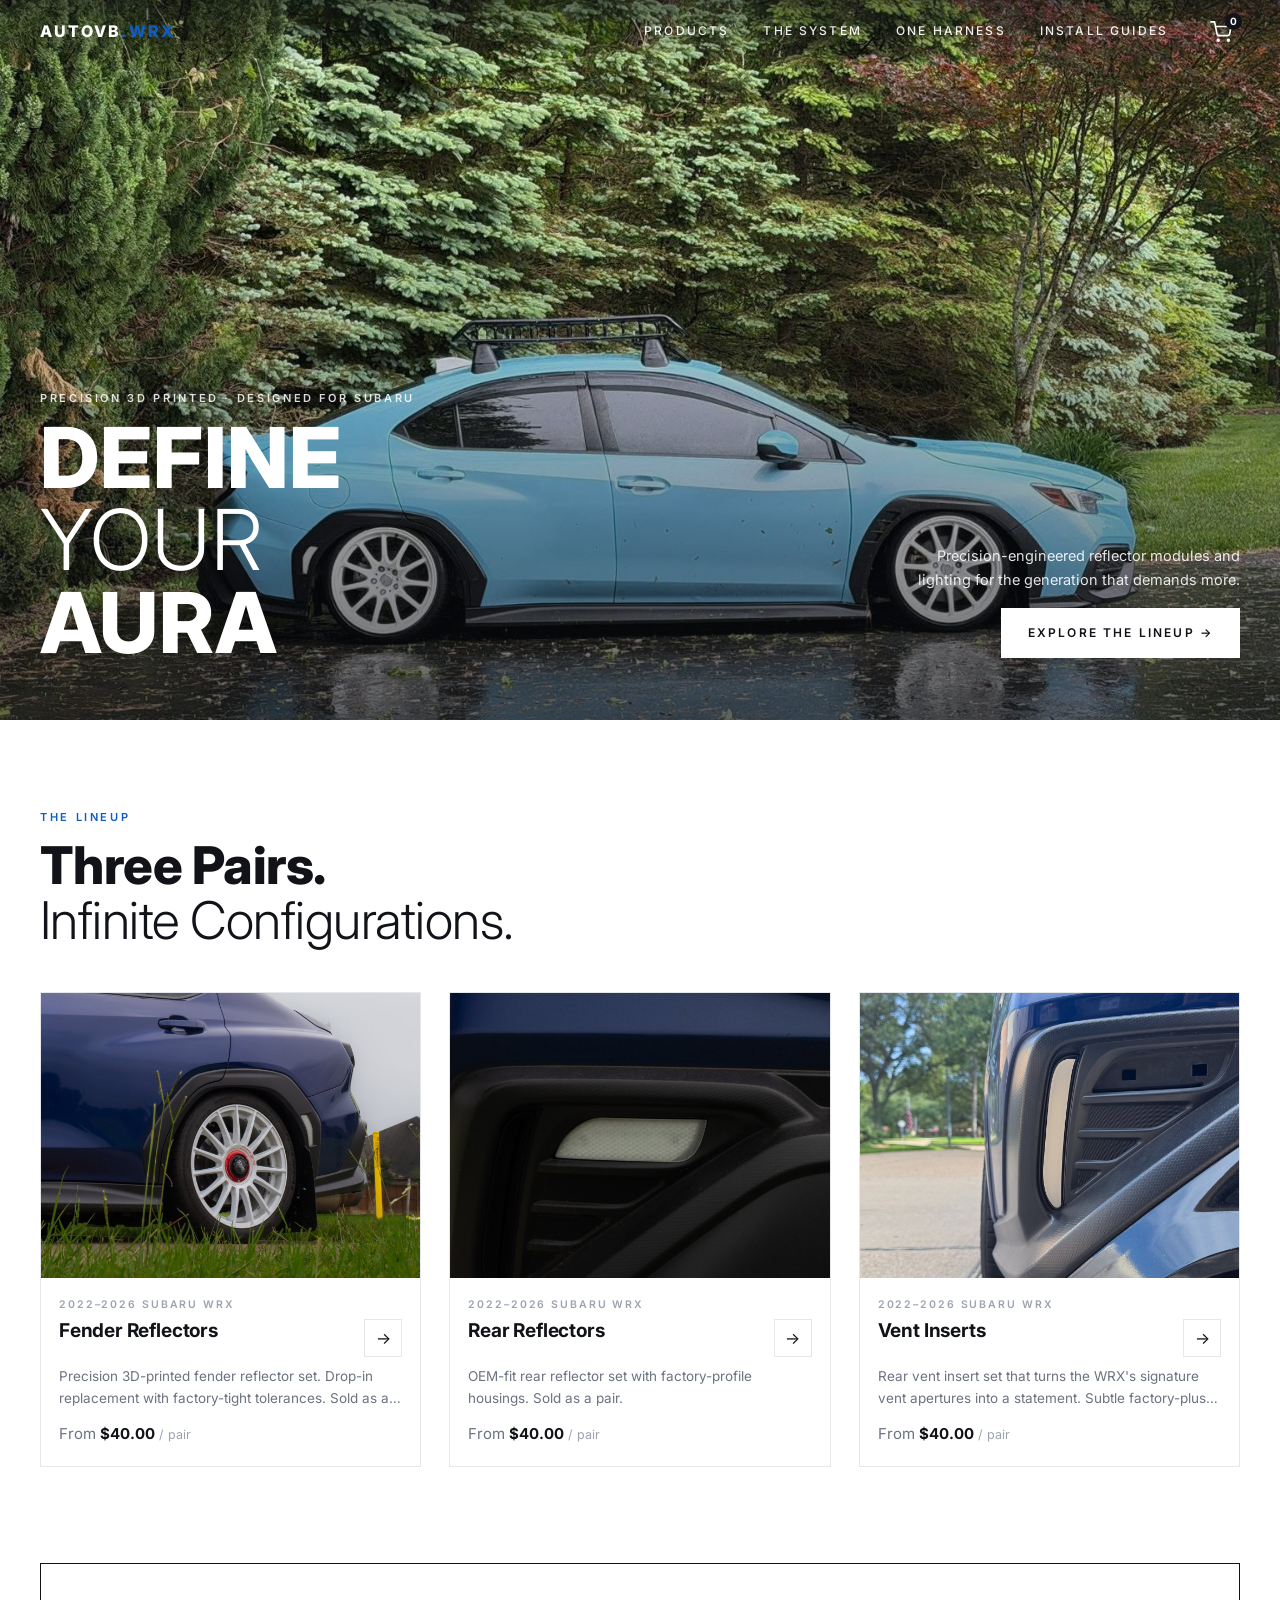
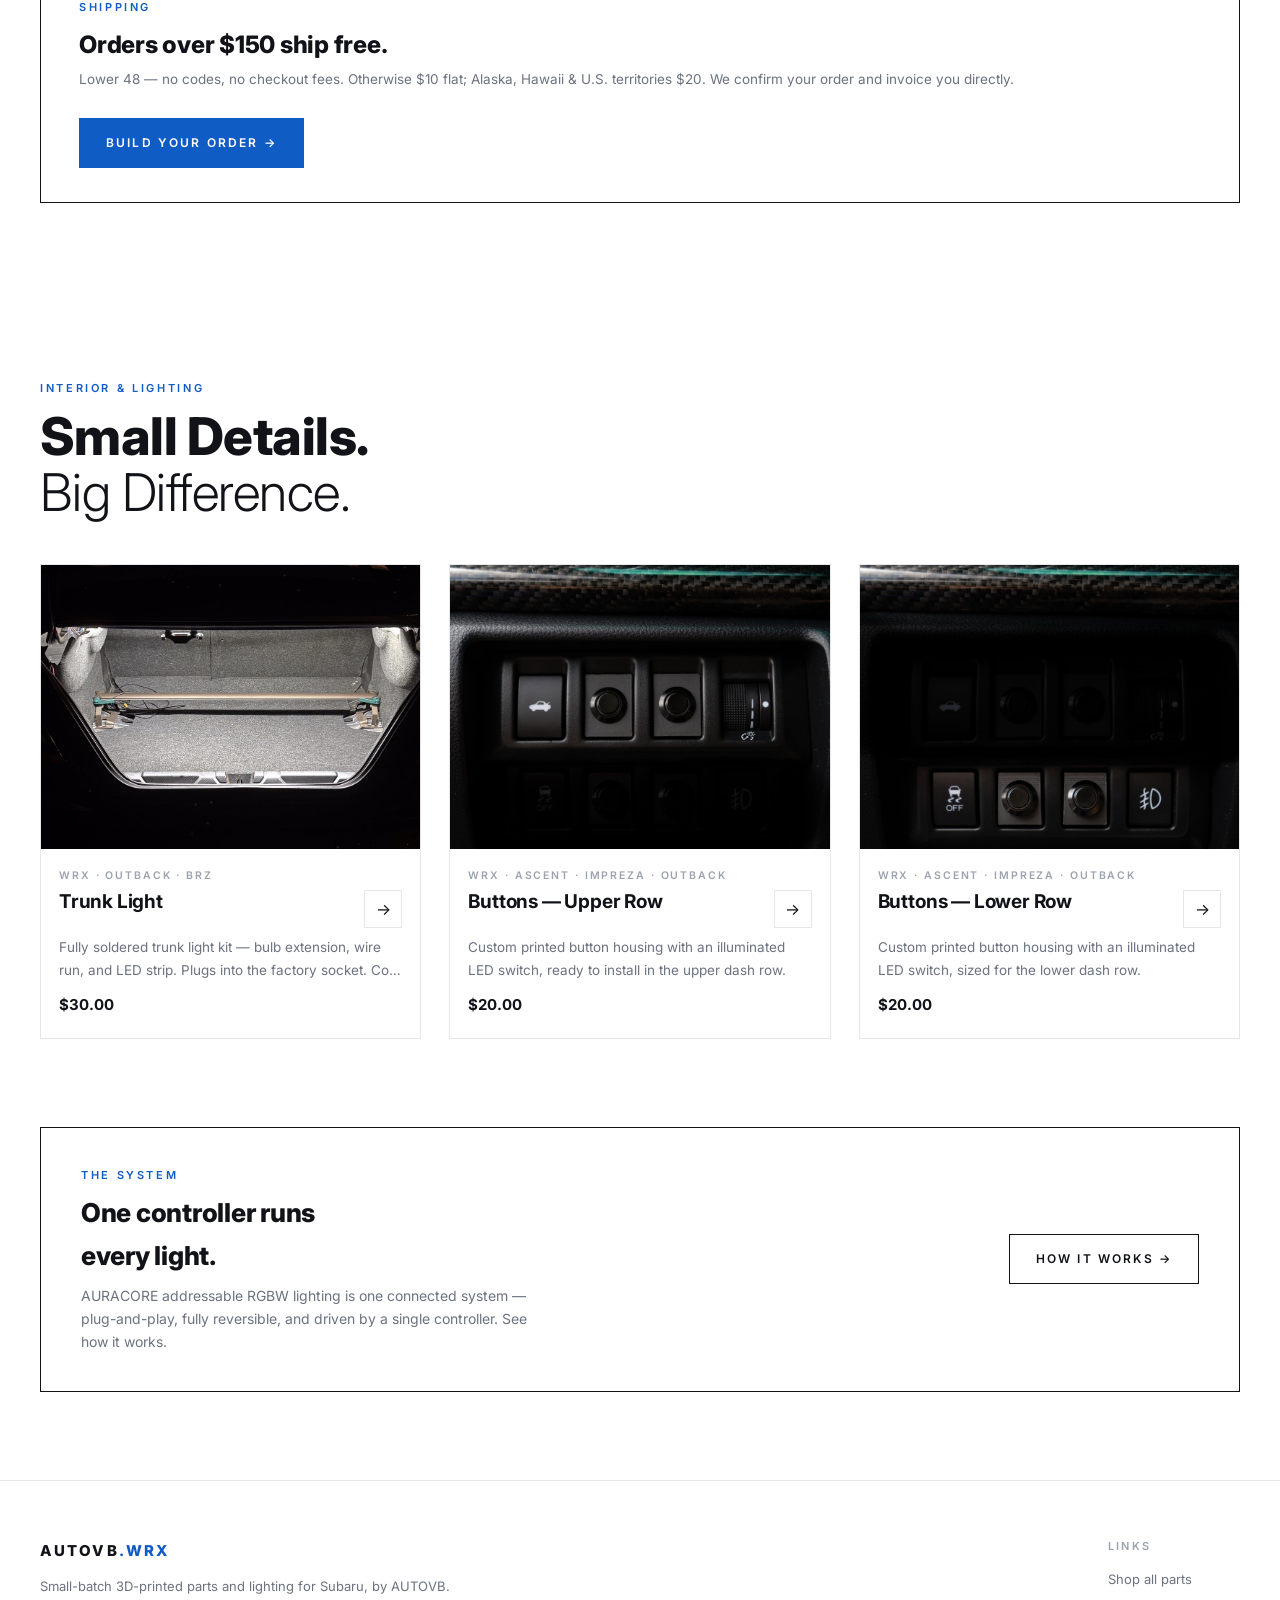
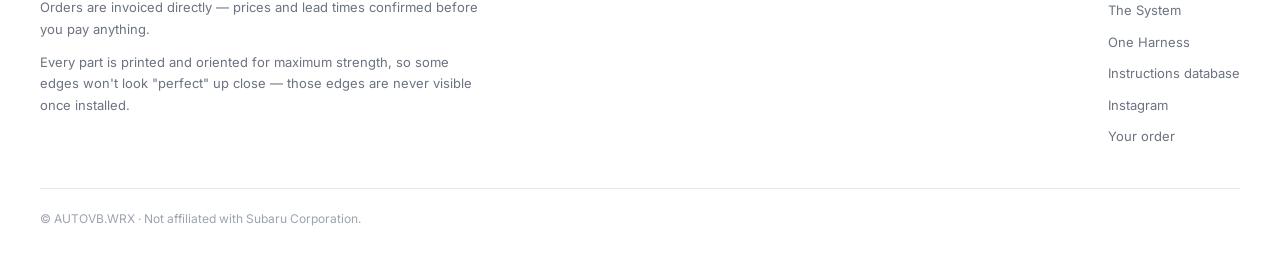
<file: index.html>
<!DOCTYPE html>
<html lang="en">
<head>
<meta charset="UTF-8">
<meta name="viewport" content="width=device-width, initial-scale=1.0">
<meta http-equiv="Cache-Control" content="no-cache, must-revalidate">
<title>AUTOVB.WRX — Precision 3D-Printed Lighting &amp; Hardware for Subaru</title>
<meta name="description" content="Precision 3D-printed reflectors, lighting, and interior hardware for Subaru. Configure your parts and send an order request — we invoice directly. Free shipping over $150 in the lower 48.">
<meta property="og:title" content="AUTOVB.WRX — Precision 3D-Printed Lighting &amp; Hardware for Subaru">
<meta property="og:description" content="Precision 3D-printed reflectors, lighting, and interior hardware for Subaru. Configure your parts and send an order request — we invoice directly.">
<meta property="og:image" content="https://autovb.shop/images/hero.jpg">
<meta property="og:url" content="https://autovb.shop/">
<meta property="og:type" content="website">
<meta name="twitter:card" content="summary_large_image">
<meta name="twitter:title" content="AUTOVB.WRX — Precision 3D-Printed Lighting &amp; Hardware for Subaru">
<meta name="twitter:image" content="https://autovb.shop/images/hero.jpg">
<meta name="theme-color" content="#ffffff">
<link rel="icon" type="image/svg+xml" href="favicon.svg">
<link rel="icon" type="image/png" sizes="32x32" href="favicon-32.png">
<link rel="icon" type="image/png" sizes="16x16" href="favicon-16.png">
<link rel="apple-touch-icon" sizes="180x180" href="apple-touch-icon.png">
<link rel="preconnect" href="https://fonts.googleapis.com">
<link rel="preconnect" href="https://fonts.gstatic.com" crossorigin>
<link href="https://fonts.googleapis.com/css2?family=Inter:wght@300;400;500;600;700;800&display=swap" rel="stylesheet">
<link rel="stylesheet" href="styles.css?v=24">
</head>
<body class="has-hero">

<section class="hero">
  <!-- slideshow images are injected here by the script below -->
  <div class="hero-inner">
    <div>
      <span class="eyebrow-lt">Precision 3D Printed · Designed for Subaru</span>
      <h1>Define<br><span class="lt">Your</span><br>Aura</h1>
    </div>
    <div class="hero-side">
      <p>Precision-engineered reflector modules and lighting for the generation that demands more.</p>
      <div class="cta"><a class="btn-line" href="shop.html">Explore the lineup →</a></div>
    </div>
  </div>
</section>

<div class="wrap">
  <section class="block" id="lineup">
    <div class="s-head reveal">
      <span class="eyebrow">The Lineup</span>
      <h2><b>Three Pairs.</b>Infinite Configurations.</h2>
    </div>
    <div class="grid" id="gridLineup"></div>
  </section>

  <div class="offerbox reveal">
    <div>
      <span class="eyebrow">Shipping</span>
      <h3>Orders over $150 ship free.</h3>
      <p>Lower 48 — no codes, no checkout fees. Otherwise $10 flat; Alaska, Hawaii &amp; U.S. territories $20. We confirm your order and invoice you directly.</p>
    </div>
    <a class="btn-wrb" href="shop.html">Build your order →</a>
  </div>

  <section class="block" id="interior">
    <div class="s-head reveal">
      <span class="eyebrow">Interior &amp; Lighting</span>
      <h2><b>Small Details.</b>Big Difference.</h2>
    </div>
    <div class="grid" id="gridInterior"></div>
  </section>

  <div class="teaser reveal">
    <div>
      <span class="eyebrow">The System</span>
      <h3>One controller runs every light.</h3>
      <p>AURACORE addressable RGBW lighting is one connected system — plug-and-play, fully reversible, and driven by a single controller. See how it works.</p>
    </div>
    <a class="btn-dark" href="system.html">How it works →</a>
  </div>
</div>

<script src="app.js?v=24"></script>
<script>
mountChrome("index.html");

/* ---- Hero slideshow ----
   Add more shots by dropping files in images/ and adding a line here.
   `pos` is the crop focus (object-position): e.g. "center 56%" frames the
   whole car; "70% 60%" pulls toward the front fender / fender light. */
const HERO_IMAGES = [
  { src:"images/hero.jpg", pos:"center 56%" }
  // { src:"images/hero-fender.jpg", pos:"68% 60%" },
  // { src:"images/hero-rear.jpg",   pos:"center 55%" },
];
(function buildHero(){
  const hero = document.querySelector(".hero");
  const slides = HERO_IMAGES.map((im,i)=>
    `<img class="hero-slide${i===0?' active':''}" src="${im.src}" alt="" style="object-position:${im.pos||'center 56%'}" ${i>0?'loading="lazy"':''} onerror="this.style.display='none'">`
  ).join("");
  const dots = HERO_IMAGES.length>1
    ? `<div class="hero-dots" id="heroDots">${HERO_IMAGES.map((_,i)=>`<button class="${i===0?'on':''}" data-i="${i}" aria-label="Show hero image ${i+1}"></button>`).join("")}</div>`
    : "";
  hero.insertAdjacentHTML("afterbegin", slides + dots);
  if(HERO_IMAGES.length < 2) return;
  const slideEls = [...hero.querySelectorAll(".hero-slide")];
  const dotEls   = [...hero.querySelectorAll(".hero-dots button")];
  let idx = 0, timer;
  const go = (n)=>{
    slideEls[idx].classList.remove("active"); dotEls[idx].classList.remove("on");
    idx = (n + slideEls.length) % slideEls.length;
    slideEls[idx].classList.add("active"); dotEls[idx].classList.add("on");
  };
  const start = ()=>{ timer = setInterval(()=>go(idx+1), 5500); };
  const stop  = ()=> clearInterval(timer);
  dotEls.forEach(d=> d.onclick = ()=>{ stop(); go(+d.dataset.i); start(); });
  start();
})();

renderGrid($("gridLineup"),   PRODUCTS.filter(p=>p.section==="lineup"));
renderGrid($("gridInterior"), PRODUCTS.filter(p=>p.section==="interior"));
initReveal();
</script>
</body>
</html>
</file>
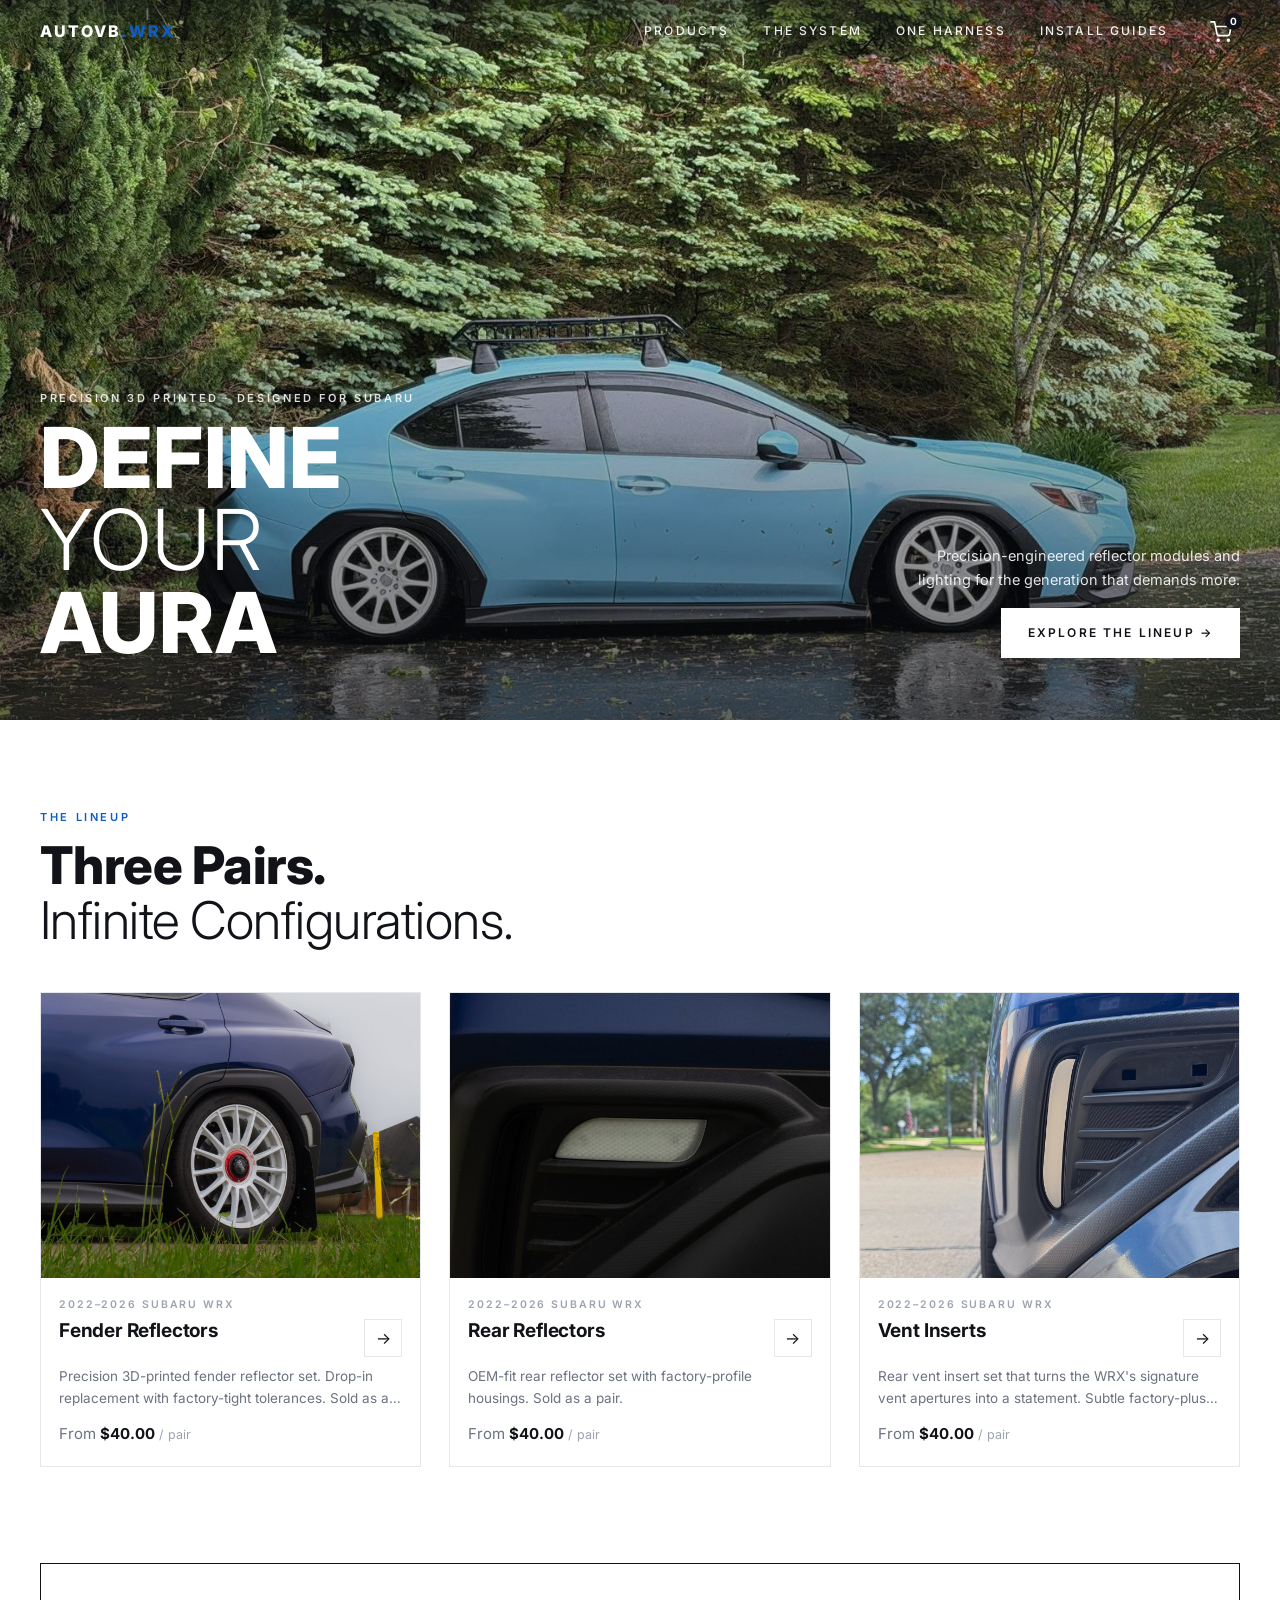
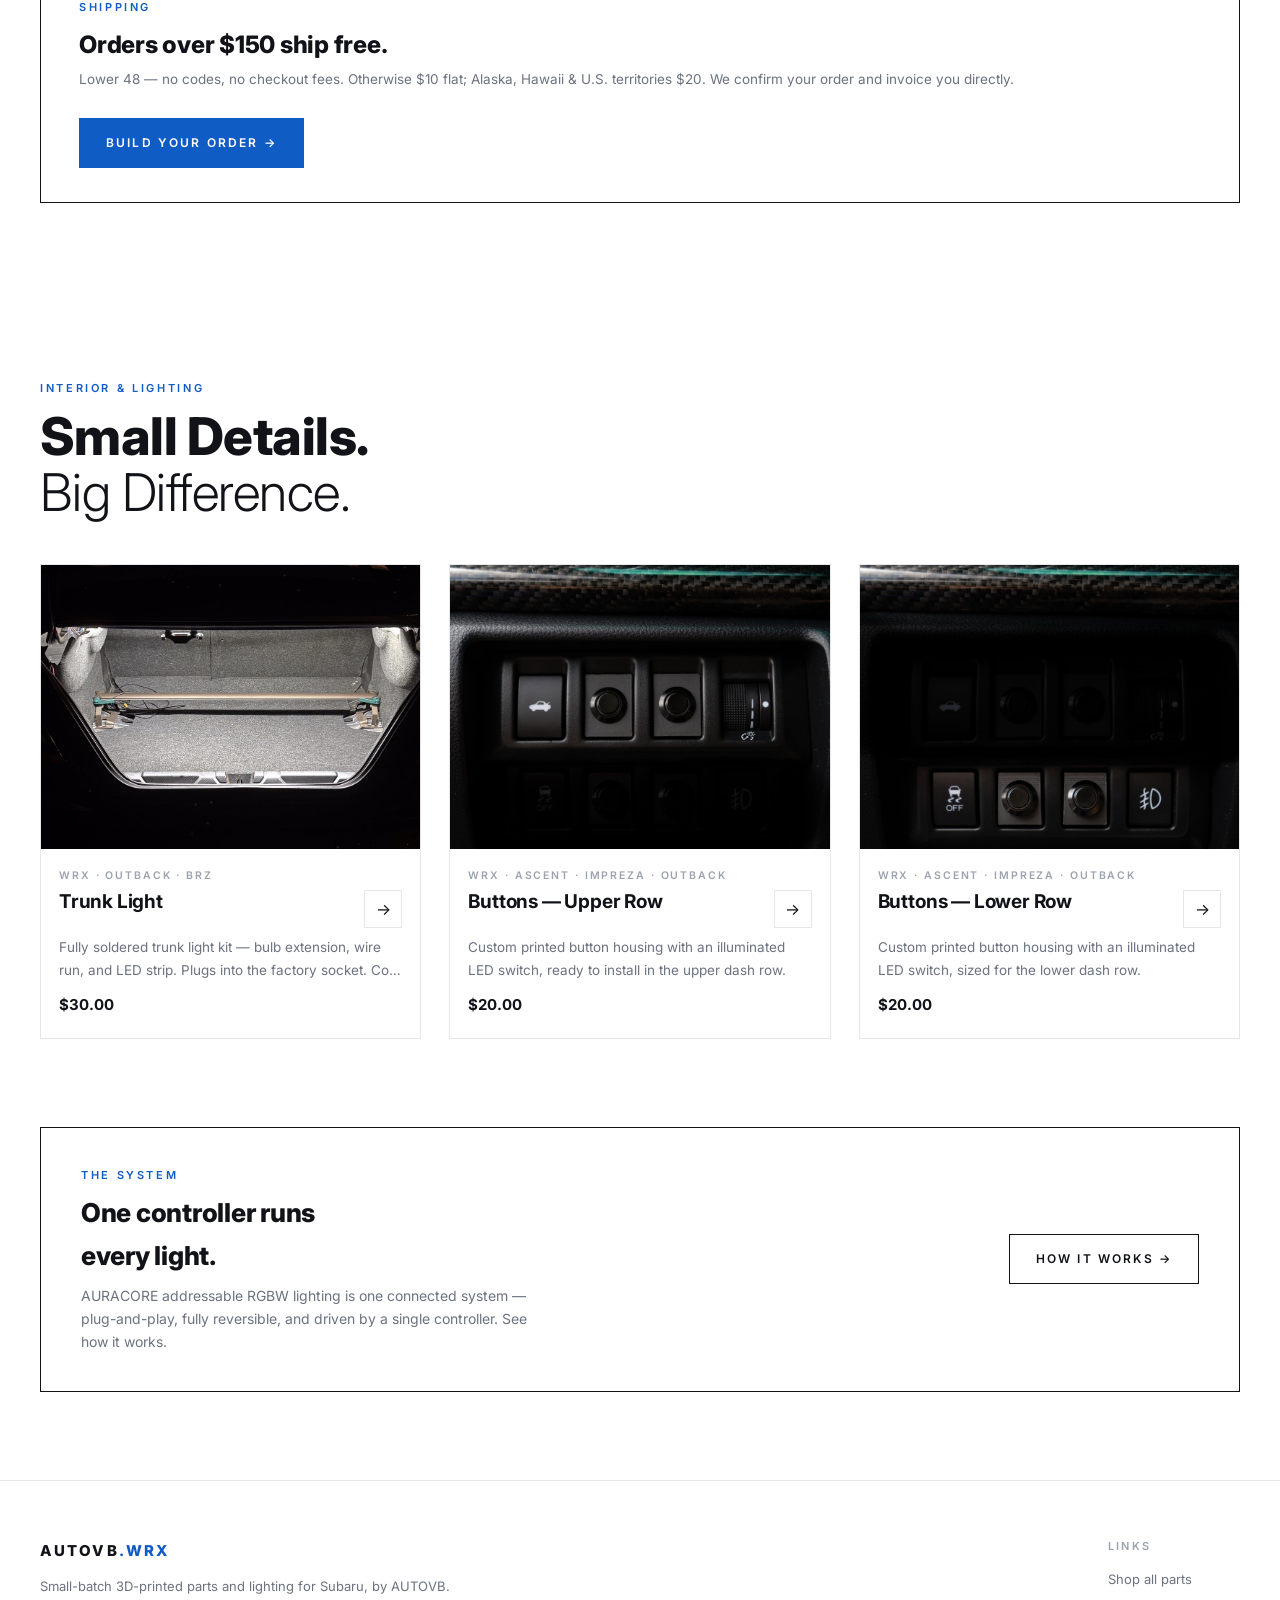
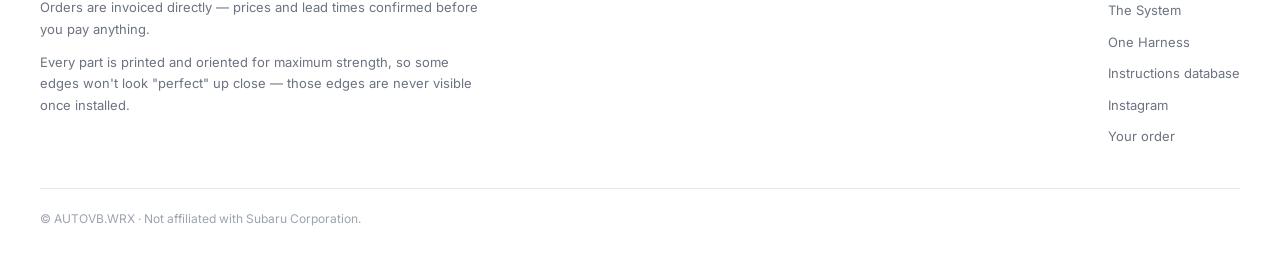
<file: install/index.html>
<!DOCTYPE html>
<html lang="en">
<head>
<meta charset="UTF-8">
<meta http-equiv="refresh" content="0; url=/#install">
<title>Installation Guides | AUTOVB.WRX</title>
<script>location.replace("/#install");</script>
</head>
<body>
<p>Redirecting to <a href="/#install">Installation Guides</a>…</p>
</body>
</html>
</file>
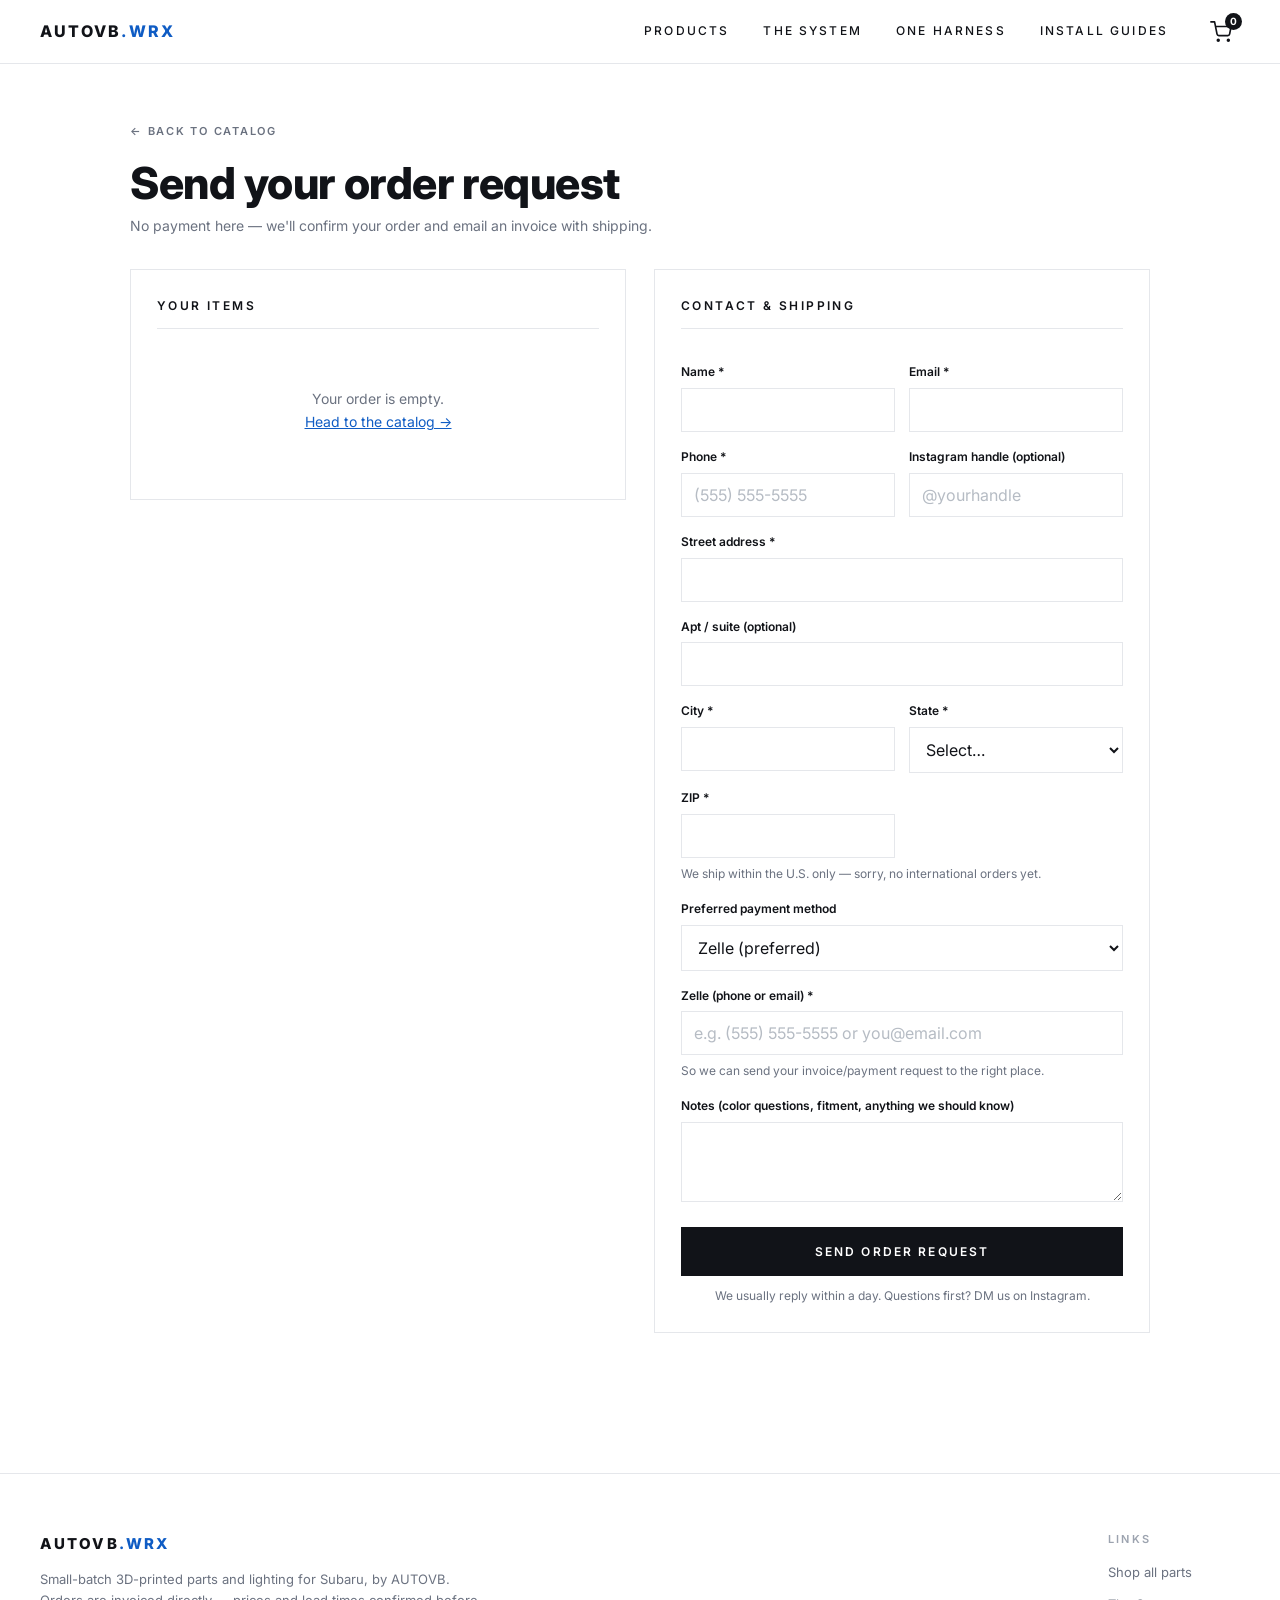
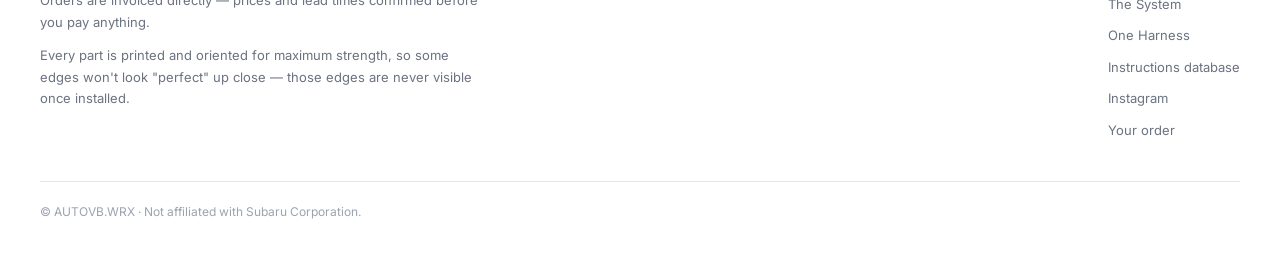
<file: checkout.html>
<!DOCTYPE html>
<html lang="en">
<head>
<meta charset="UTF-8">
<meta name="viewport" content="width=device-width, initial-scale=1.0">
<meta http-equiv="Cache-Control" content="no-cache, must-revalidate">
<title>Send Your Order — AUTOVB.WRX</title>
<meta name="description" content="Send your AURACORE order request. No payment here — we confirm your order and email an invoice with shipping.">
<meta name="theme-color" content="#ffffff">
<link rel="icon" type="image/svg+xml" href="favicon.svg">
<link rel="icon" type="image/png" sizes="32x32" href="favicon-32.png">
<link rel="icon" type="image/png" sizes="16x16" href="favicon-16.png">
<link rel="apple-touch-icon" sizes="180x180" href="apple-touch-icon.png">
<link rel="preconnect" href="https://fonts.googleapis.com">
<link rel="preconnect" href="https://fonts.gstatic.com" crossorigin>
<link href="https://fonts.googleapis.com/css2?family=Inter:wght@300;400;500;600;700;800&display=swap" rel="stylesheet">
<link rel="stylesheet" href="styles.css?v=24">
</head>
<body>

<section class="checkout open">
  <div class="checkout-head">
    <a class="backlink" href="shop.html">← Back to catalog</a>
    <h2>Send your order request</h2>
    <p>No payment here — we'll confirm your order and email an invoice with shipping.</p>
  </div>
  <div class="checkout-cols">
    <div class="co-panel">
      <h3>Your items</h3>
      <div id="coItems"></div>
      <div id="coAddon"></div>
      <div class="totals" id="coSubtotalRow" style="display:none"></div>
      <div class="shipnote" id="coShipNote"></div>
    </div>
    <div class="co-panel">
      <h3>Contact &amp; shipping</h3>
      <div class="formrow">
        <div>
          <label class="formlabel" for="fName">Name *</label>
          <input id="fName" type="text" autocomplete="name" required>
        </div>
        <div>
          <label class="formlabel" for="fEmail">Email *</label>
          <input id="fEmail" type="email" autocomplete="email" required>
        </div>
      </div>
      <div class="formrow">
        <div>
          <label class="formlabel" for="fPhone">Phone *</label>
          <input id="fPhone" type="tel" autocomplete="tel" inputmode="tel" placeholder="(555) 555-5555" required>
        </div>
        <div>
          <label class="formlabel" for="fIg">Instagram handle (optional)</label>
          <input id="fIg" type="text" placeholder="@yourhandle">
        </div>
      </div>
      <label class="formlabel" for="fAddr1">Street address *</label>
      <input id="fAddr1" type="text" autocomplete="address-line1" required>
      <label class="formlabel" for="fAddr2">Apt / suite (optional)</label>
      <input id="fAddr2" type="text" autocomplete="address-line2">
      <div class="formrow">
        <div>
          <label class="formlabel" for="fCity">City *</label>
          <input id="fCity" type="text" autocomplete="address-level2" required>
        </div>
        <div>
          <label class="formlabel" for="fState">State *</label>
          <select id="fState" autocomplete="address-level1" required><option value="">Select…</option></select>
        </div>
      </div>
      <div class="formrow">
        <div>
          <label class="formlabel" for="fZip">ZIP *</label>
          <input id="fZip" type="text" inputmode="numeric" autocomplete="postal-code" maxlength="10" required>
        </div>
        <div></div>
      </div>
      <p class="fieldhint">We ship within the U.S. only — sorry, no international orders yet.</p>
      <label class="formlabel" for="fPayment">Preferred payment method</label>
      <select id="fPayment">
        <option value="Zelle">Zelle (preferred)</option>
        <option value="Apple Cash">Apple Cash</option>
        <option value="Venmo">Venmo</option>
        <option value="Cash App">Cash App</option>
      </select>
      <label class="formlabel" for="fPaymentHandle" id="fPaymentHandleLabel">Zelle (phone or email) *</label>
      <input id="fPaymentHandle" type="text" placeholder="e.g. (555) 555-5555 or you@email.com" required>
      <p class="fieldhint">So we can send your invoice/payment request to the right place.</p>
      <label class="formlabel" for="fNotes">Notes (color questions, fitment, anything we should know)</label>
      <textarea id="fNotes"></textarea>
      <div style="margin-top:18px">
        <button class="sendbtn" id="sendOrder">Send order request</button>
        <div class="statusmsg" id="statusMsg"></div>
        <p class="finehint">We usually reply within a day. Questions first? DM us on Instagram.</p>
      </div>
    </div>
  </div>
</section>

<script src="app.js?v=24"></script>
<script>
mountChrome("checkout.html");

function renderCheckout(){
  if(!cart.length){
    $("coItems").innerHTML = `<div class="empty">Your order is empty.<br><a href="shop.html" style="color:var(--wrb)">Head to the catalog →</a></div>`;
    renderTotals($("coSubtotalRow"));
    $("coAddon").innerHTML = "";
    renderShipNote($("coShipNote"));
    return;
  }
  $("coItems").innerHTML = cart.map((i,idx)=>lineItemHTML(i,idx)).join("");
  bindLineItems($("coItems"));
  renderTotals($("coSubtotalRow"));
  renderShipNote($("coShipNote"));
  renderAddonOffers($("coAddon"));
}

/* ---- state picker: US only; AK / HI / territories ship at the far rate ---- */
$("fState").insertAdjacentHTML("beforeend", US_STATES.map(([v,n])=>`<option value="${v}">${n}</option>`).join(""));
$("fState").onchange = ()=>{ shipState = $("fState").value; renderCheckout(); };

/* ---- payment handle field: label/placeholder swap per method ---- */
const PAYMENT_META = {
  "Zelle":      { label:"Zelle (phone or email) *",   placeholder:"e.g. (555) 555-5555 or you@email.com" },
  "Apple Cash": { label:"Apple Cash (phone number) *", placeholder:"e.g. (555) 555-5555" },
  "Venmo":      { label:"Venmo username *",            placeholder:"@yourusername" },
  "Cash App":   { label:"Cash App $Cashtag *",         placeholder:"$yourcashtag" }
};
function updatePaymentHandleField(){
  const meta = PAYMENT_META[$("fPayment").value] || PAYMENT_META["Zelle"];
  $("fPaymentHandleLabel").textContent = meta.label;
  $("fPaymentHandle").placeholder = meta.placeholder;
}
$("fPayment").onchange = updatePaymentHandleField;
updatePaymentHandleField();

function orderText(){
  const total = cart.reduce((s,i)=>s+i.price*i.qty,0);
  const lines = cart.map(i=>{
    const opts = Object.entries(i.options).map(([k,v])=>`${k}: ${v}`).join(", ");
    return `• ${i.name} [${i.sku}] x${i.qty}${opts ? " — "+opts : ""} — ${fmt(i.price*i.qty)}`;
  });
  const ship = shipCost(total, shipState);
  const where = isFarState(shipState) ? "AK / HI / U.S. territories" : "lower 48";
  return lines.join("\n") + `\n\nItems: ${fmt(total)}\nShipping (${where}): ${ship ? fmt(ship) : "Free"}\nEstimated total: ${fmt(total + ship)}`;
}

$("sendOrder").onclick = async ()=>{
  const status = $("statusMsg");
  status.className = "statusmsg";
  if(!cart.length){ status.textContent="Add at least one item first."; status.classList.add("err"); return; }

  const name = $("fName").value.trim(), email = $("fEmail").value.trim();
  const addr1 = $("fAddr1").value.trim(), addr2 = $("fAddr2").value.trim();
  const city = $("fCity").value.trim(), state = $("fState").value.trim(), zip = $("fZip").value.trim();
  if(!name || !email || !email.includes("@")){
    status.textContent = "Please fill in your name and a valid email.";
    status.classList.add("err"); return;
  }
  if(!addr1 || !city || !state || !zip){
    status.textContent = "Please complete the shipping address.";
    status.classList.add("err"); return;
  }
  if(!/^\d{5}(-?\d{4})?$/.test(zip)){
    status.textContent = "Please enter a 5-digit U.S. ZIP code.";
    status.classList.add("err"); return;
  }
  const ig = $("fIg").value.trim(), notes = $("fNotes").value.trim();
  const phone = $("fPhone").value.trim();
  if(phone.replace(/\D/g,"").length < 10){
    status.textContent = "Please add a phone number so we can reach you about your order.";
    status.classList.add("err"); return;
  }
  const payment = $("fPayment").value;
  const paymentHandle = $("fPaymentHandle").value.trim();
  if(!paymentHandle){
    status.textContent = `Please include your ${payment} info so we can send the payment request.`;
    status.classList.add("err"); return;
  }
  const address = `${addr1}${addr2 ? ", "+addr2 : ""}, ${city}, ${state} ${zip}`;
  const summary = orderText();
  const payload = {
    name, email, phone, instagram: ig || "—",
    shipping_address: address,
    preferred_payment: payment,
    payment_handle: paymentHandle,
    notes: notes || "—",
    order: summary,
    _subject: `AURACORE Order Request — ${name}`
  };

  if(CONFIG.formspree){
    $("sendOrder").disabled = true;
    $("sendOrder").textContent = "Sending…";
    try{
      const r = await fetch(CONFIG.formspree, {
        method:"POST",
        headers:{ "Content-Type":"application/json", "Accept":"application/json" },
        body: JSON.stringify(payload)
      });
      if(r.ok){
        status.textContent = "Order request sent! We'll email you an invoice soon.";
        status.classList.add("ok");
        cart = []; updateCartCount(); renderCheckout(); renderCart();
        $("fNotes").value = ""; $("fPaymentHandle").value = "";
      } else { throw new Error(); }
    }catch{
      status.textContent = "Couldn't send — try again, or DM us on Instagram.";
      status.classList.add("err");
    }finally{
      $("sendOrder").disabled = false;
      $("sendOrder").textContent = "Send order request";
    }
  } else {
    const body =
`Order request from ${name}
Email: ${email}
Phone: ${phone}
Instagram: ${ig || "—"}
Ship to: ${address}
Preferred payment: ${payment} — ${paymentHandle}

${summary}

Notes: ${notes || "—"}`;
    location.href = `mailto:${CONFIG.email}?subject=${encodeURIComponent("AURACORE Order Request — "+name)}&body=${encodeURIComponent(body)}`;
    status.textContent = "Opening your email app with the order pre-filled…";
    status.classList.add("ok");
  }
};

renderCheckout();
</script>
</body>
</html>
</file>
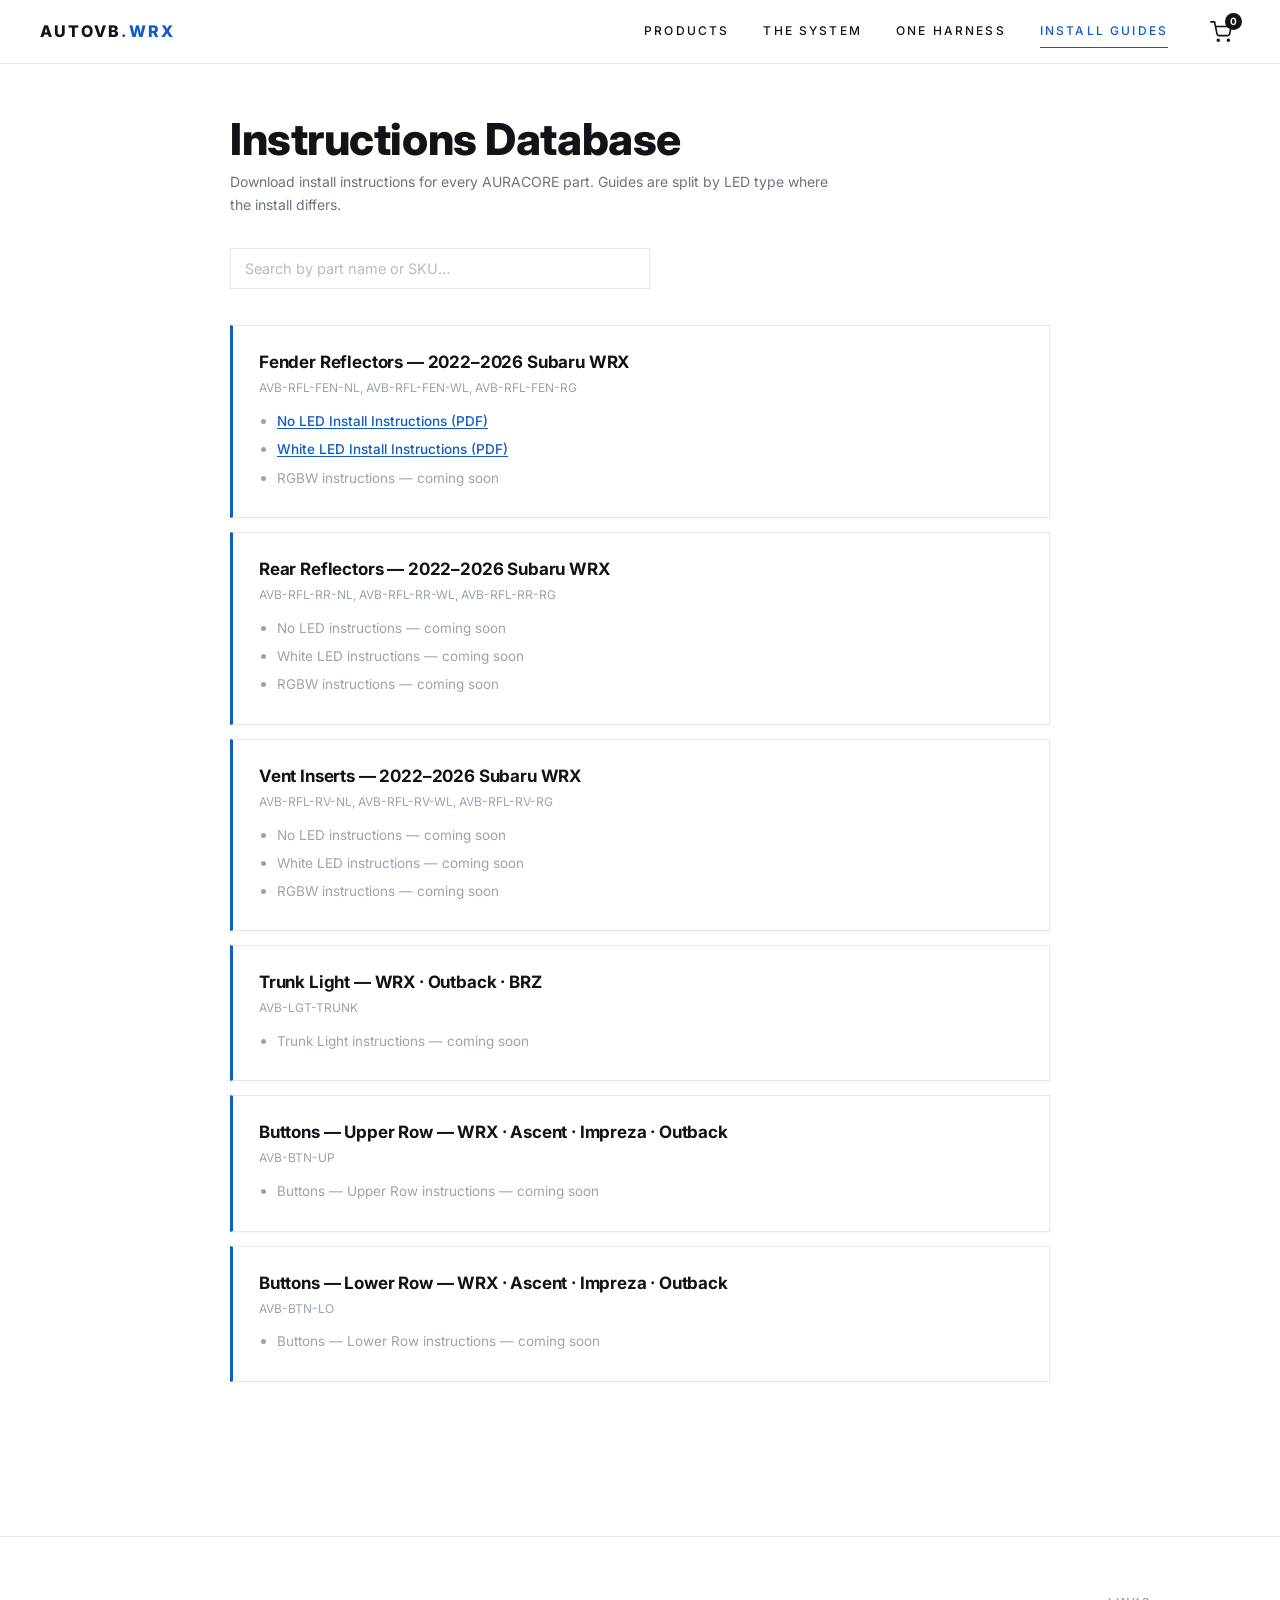
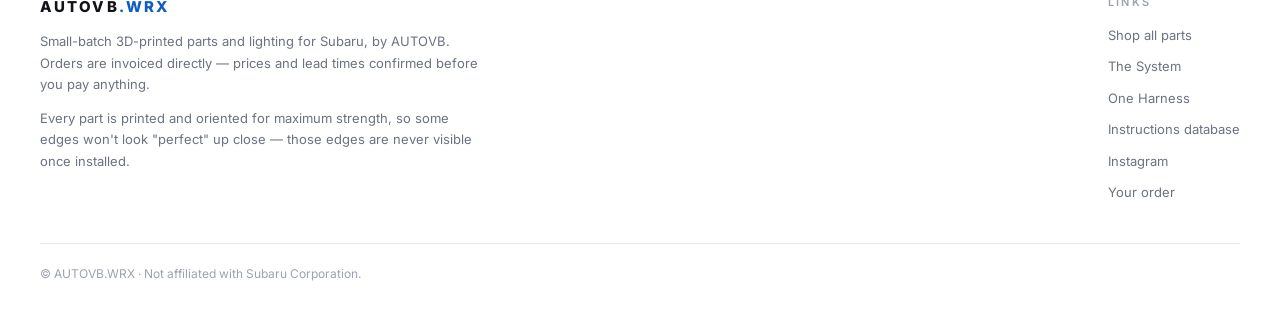
<file: guides.html>
<!DOCTYPE html>
<html lang="en">
<head>
<meta charset="UTF-8">
<meta name="viewport" content="width=device-width, initial-scale=1.0">
<meta http-equiv="Cache-Control" content="no-cache, must-revalidate">
<title>Instructions Database — AUTOVB.WRX</title>
<meta name="description" content="Download install instructions for every AURACORE part. Guides are split by LED type where the install differs.">
<meta name="theme-color" content="#ffffff">
<link rel="icon" type="image/svg+xml" href="favicon.svg">
<link rel="icon" type="image/png" sizes="32x32" href="favicon-32.png">
<link rel="icon" type="image/png" sizes="16x16" href="favicon-16.png">
<link rel="apple-touch-icon" sizes="180x180" href="apple-touch-icon.png">
<link rel="preconnect" href="https://fonts.googleapis.com">
<link rel="preconnect" href="https://fonts.gstatic.com" crossorigin>
<link href="https://fonts.googleapis.com/css2?family=Inter:wght@300;400;500;600;700;800&display=swap" rel="stylesheet">
<link rel="stylesheet" href="styles.css?v=24">
</head>
<body>

<section class="guides open">
  <div class="checkout-head">
    <h2>Instructions Database</h2>
    <p>Download install instructions for every AURACORE part. Guides are split by LED type where the install differs.</p>
  </div>
  <input class="guides-search" id="guidesSearch" type="text" placeholder="Search by part name or SKU…">
  <div id="guidesList"></div>
</section>

<script src="app.js?v=24"></script>
<script>
mountChrome("guides.html");

// Products with an "LED Type" option get one guide per variant SKU. Everything
// else is keyed by its own product SKU. Add a { video:"url" } to a SKU to also
// list an install video for it (videos only appear once you add them).
const GUIDES = {
  "AVB-RFL-FEN-NL": { pdf: "guides/AVB-RFL-FEN-NL.pdf" },
  "AVB-RFL-FEN-WL": { pdf: "guides/AVB-RFL-FEN-WL.pdf" },
};
let guideSearchQuery = "";

function guideLinkItems(g, label){
  const items = [];
  if(g.pdf) items.push(`<li><a href="${g.pdf}" target="_blank" rel="noopener">${label} Install Instructions (PDF)</a></li>`);
  else items.push(`<li class="muted"><span class="muted">${label} instructions — coming soon</span></li>`);
  if(g.video) items.push(`<li><a href="${g.video}" target="_blank" rel="noopener">${label} Install Video</a></li>`);
  return items.join("");
}
function renderGuides(){
  const q = guideSearchQuery.trim().toLowerCase();
  const items = PRODUCTS.filter(p =>
    (!q || p.name.toLowerCase().includes(q) || p.sku.toLowerCase().includes(q) || p.fits.toLowerCase().includes(q))
  );
  if(!items.length){
    $("guidesList").innerHTML = `<div class="guide-empty">No instructions match your search.</div>`;
    return;
  }
  $("guidesList").innerHTML = items.map(p=>{
    const ledOpt = (p.options||[]).find(o=>o.label==="LED Type");
    const ledChoices = ledOpt ? ledOpt.choices.filter(c=>!c.soldOut) : [];
    const skuLine = ledOpt ? ledChoices.map(c=>c.sku).join(", ") : p.sku;
    const linksHTML = ledOpt
      ? `<ul class="guide-links">${ledChoices.map(c=>guideLinkItems(GUIDES[c.sku]||{}, c.name)).join("")}</ul>`
      : `<ul class="guide-links">${guideLinkItems(GUIDES[p.sku]||{}, p.name)}</ul>`;
    return `
      <div class="guide-row reveal">
        <h3>${p.name} — ${p.fits}</h3>
        <span class="gsku">${skuLine}</span>
        ${linksHTML}
      </div>`;
  }).join("");
  initReveal();
}
$("guidesSearch").oninput = e=>{ guideSearchQuery = e.target.value; renderGuides(); };
renderGuides();
</script>
</body>
</html>
</file>
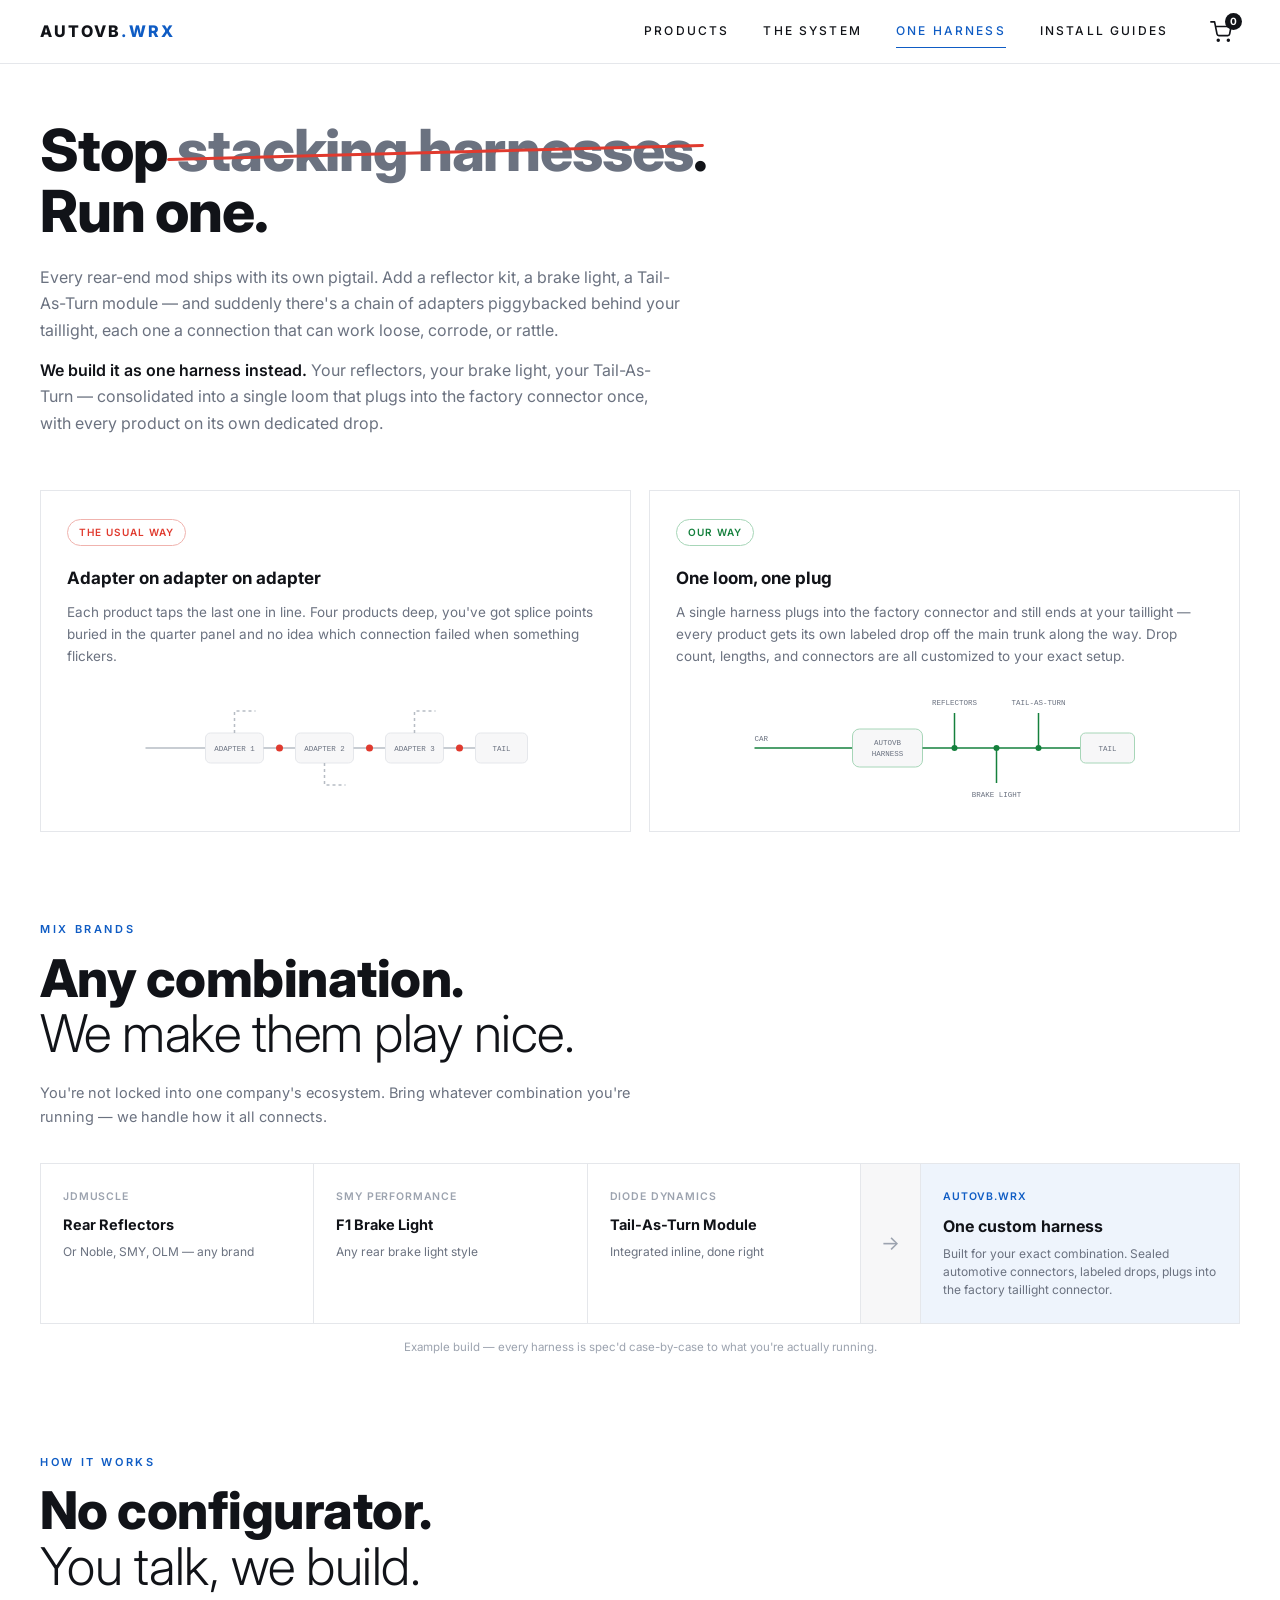
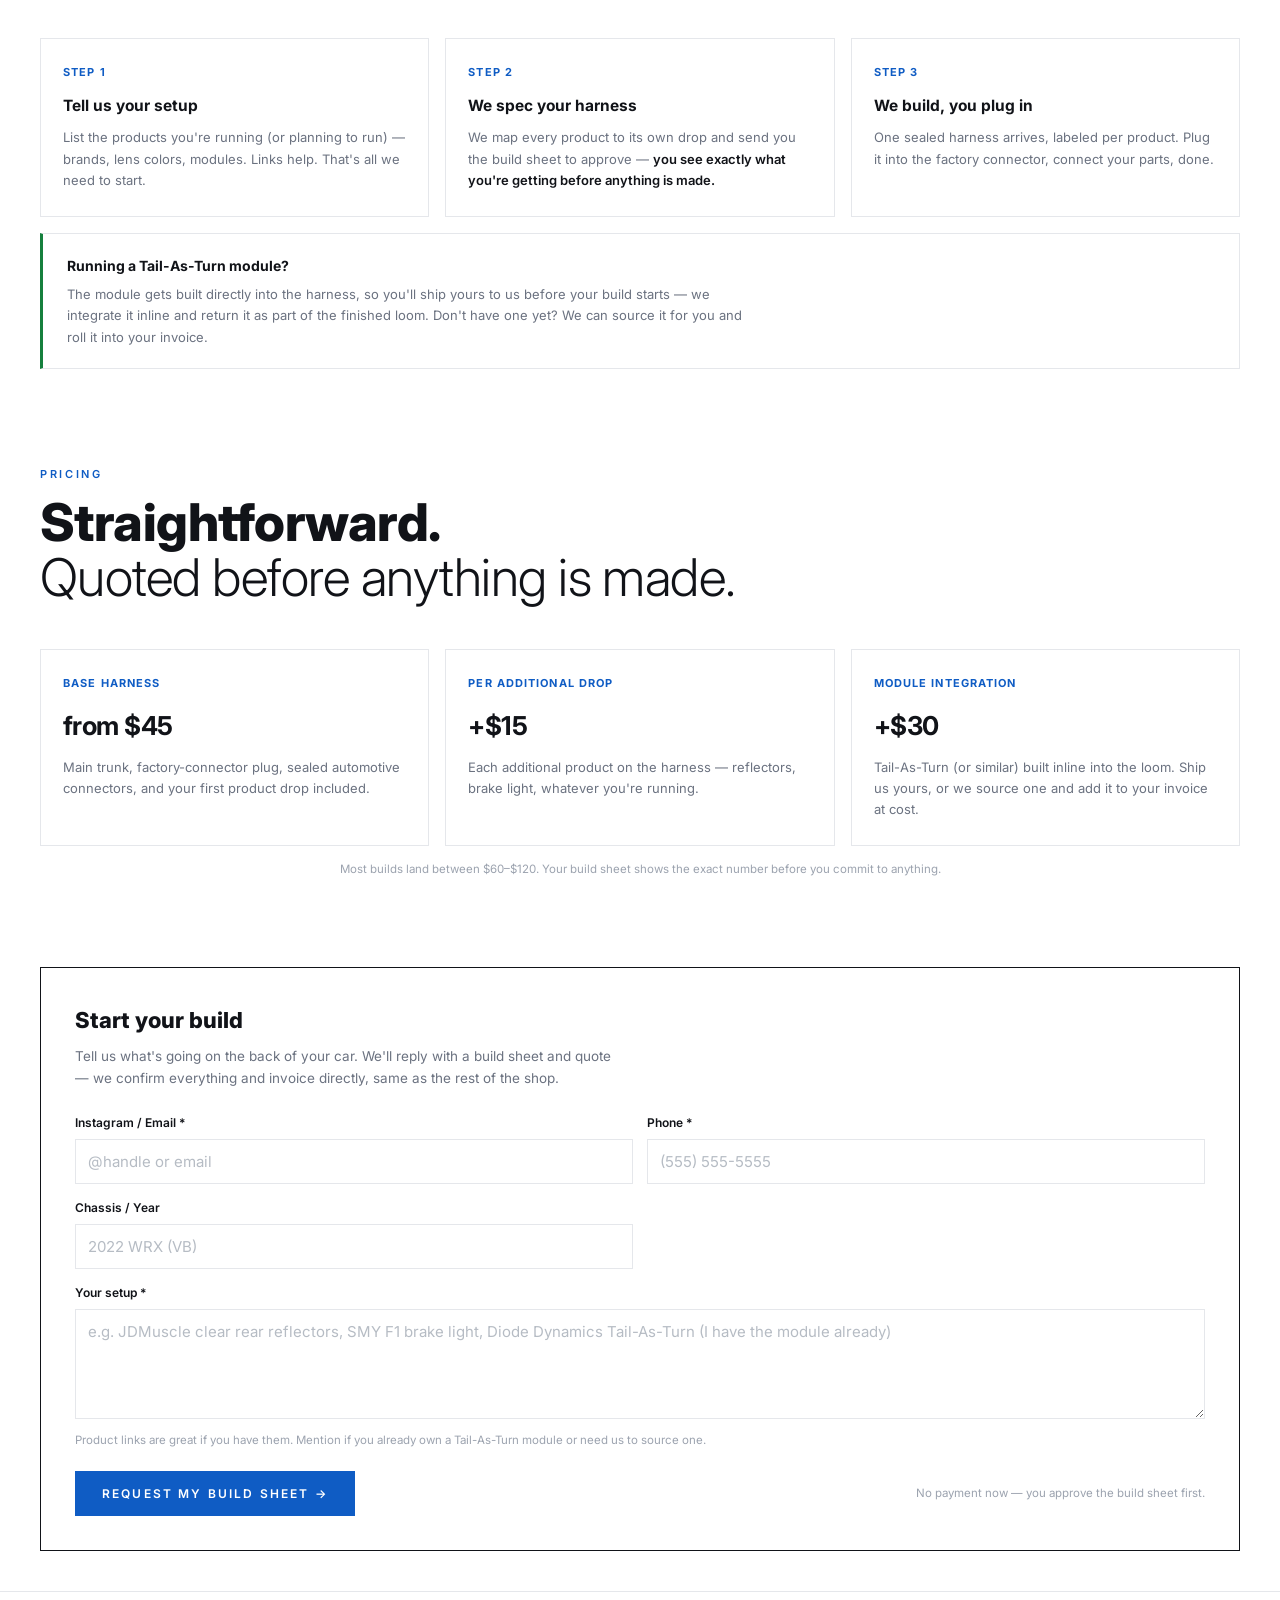
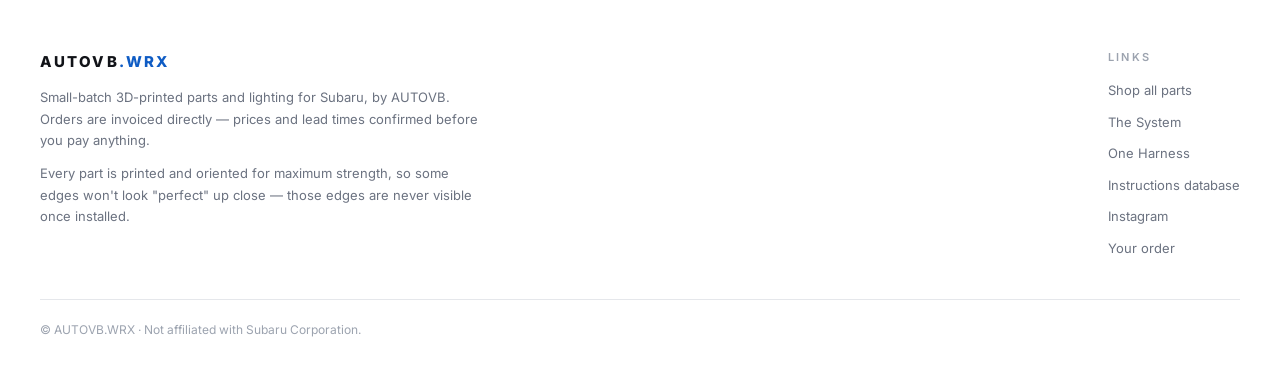
<file: harness.html>
<!DOCTYPE html>
<html lang="en">
<head>
<meta charset="UTF-8">
<meta name="viewport" content="width=device-width, initial-scale=1.0">
<meta http-equiv="Cache-Control" content="no-cache, must-revalidate">
<title>One Harness — AUTOVB.WRX</title>
<meta name="description" content="Stop stacking harnesses. We consolidate your rear-end mods — any brands — into one custom loom that plugs into the factory connector once.">
<meta name="theme-color" content="#ffffff">
<link rel="icon" type="image/svg+xml" href="favicon.svg">
<link rel="icon" type="image/png" sizes="32x32" href="favicon-32.png">
<link rel="icon" type="image/png" sizes="16x16" href="favicon-16.png">
<link rel="apple-touch-icon" sizes="180x180" href="apple-touch-icon.png">
<link rel="preconnect" href="https://fonts.googleapis.com">
<link rel="preconnect" href="https://fonts.gstatic.com" crossorigin>
<link href="https://fonts.googleapis.com/css2?family=Inter:wght@300;400;500;600;700;800&display=swap" rel="stylesheet">
<link rel="stylesheet" href="styles.css?v=24">
</head>
<body>

<div class="page-wrap">

  <div class="oh-hero">
    <h1>Stop <span class="strike">stacking harnesses</span>.<br>Run one.</h1>
    <p>Every rear-end mod ships with its own pigtail. Add a reflector kit, a brake light, a Tail-As-Turn module — and suddenly there's a chain of adapters piggybacked behind your taillight, each one a connection that can work loose, corrode, or rattle.</p>
    <p><strong>We build it as one harness instead.</strong> Your reflectors, your brake light, your Tail-As-Turn — consolidated into a single loom that plugs into the factory connector once, with every product on its own dedicated drop.</p>
  </div>

  <div class="ba">
    <div class="ba-panel ba-before reveal">
      <span class="ba-tag">The usual way</span>
      <div class="ba-title">Adapter on adapter on adapter</div>
      <p>Each product taps the last one in line. Four products deep, you've got splice points buried in the quarter panel and no idea which connection failed when something flickers.</p>
      <div class="doodle">
        <svg viewBox="0 0 400 118" role="img" aria-label="Diagram of chained adapters between the car and taillight">
          <path class="wire" d="M10 59 H70"/>
          <rect class="node" x="70" y="44" width="58" height="30" rx="5"/>
          <text class="node-label" x="99" y="62" text-anchor="middle">ADAPTER 1</text>
          <path class="wire" d="M128 59 H160"/>
          <circle class="splice" cx="144" cy="59" r="3.5"/>
          <rect class="node" x="160" y="44" width="58" height="30" rx="5"/>
          <text class="node-label" x="189" y="62" text-anchor="middle">ADAPTER 2</text>
          <path class="wire" d="M218 59 H250"/>
          <circle class="splice" cx="234" cy="59" r="3.5"/>
          <rect class="node" x="250" y="44" width="58" height="30" rx="5"/>
          <text class="node-label" x="279" y="62" text-anchor="middle">ADAPTER 3</text>
          <path class="wire" d="M308 59 H340"/>
          <circle class="splice" cx="324" cy="59" r="3.5"/>
          <rect class="node" x="340" y="44" width="52" height="30" rx="5"/>
          <text class="node-label" x="366" y="62" text-anchor="middle">TAIL</text>
          <path class="wire" d="M99 44 V22 H120" stroke-dasharray="3 3"/>
          <path class="wire" d="M189 74 V96 H210" stroke-dasharray="3 3"/>
          <path class="wire" d="M279 44 V22 H300" stroke-dasharray="3 3"/>
        </svg>
      </div>
    </div>

    <div class="ba-panel ba-after reveal">
      <span class="ba-tag">Our way</span>
      <div class="ba-title">One loom, one plug</div>
      <p>A single harness plugs into the factory connector and still ends at your taillight — every product gets its own labeled drop off the main trunk along the way. Drop count, lengths, and connectors are all customized to your exact setup.</p>
      <div class="doodle">
        <svg viewBox="0 0 400 118" role="img" aria-label="Diagram of one AUTOVB harness with labeled drops for each product">
          <text class="node-label" x="10" y="52">CAR</text>
          <path class="wire clean" d="M10 59 H108"/>
          <rect class="node cleannode" x="108" y="40" width="70" height="38" rx="7"/>
          <text class="node-label" x="143" y="56" text-anchor="middle">AUTOVB</text>
          <text class="node-label" x="143" y="67" text-anchor="middle">HARNESS</text>
          <path class="wire clean" d="M178 59 H336"/>
          <rect class="node cleannode" x="336" y="44" width="54" height="30" rx="5"/>
          <text class="node-label" x="363" y="62" text-anchor="middle">TAIL</text>
          <path class="wire clean" d="M210 59 V24"/>
          <path class="wire clean" d="M252 59 V94"/>
          <path class="wire clean" d="M294 59 V24"/>
          <circle cx="210" cy="59" r="3" style="fill:var(--ok)"/>
          <circle cx="252" cy="59" r="3" style="fill:var(--ok)"/>
          <circle cx="294" cy="59" r="3" style="fill:var(--ok)"/>
          <text class="node-label" x="210" y="16" text-anchor="middle">REFLECTORS</text>
          <text class="node-label" x="252" y="108" text-anchor="middle">BRAKE LIGHT</text>
          <text class="node-label" x="294" y="16" text-anchor="middle">TAIL-AS-TURN</text>
        </svg>
      </div>
    </div>
  </div>

  <section class="block">
    <div class="s-head reveal">
      <span class="eyebrow">Mix Brands</span>
      <h2><b>Any combination.</b>We make them play nice.</h2>
    </div>
    <p class="sec-sub" style="font-size:14.5px;color:var(--gray);max-width:600px;margin:-24px 0 34px">You're not locked into one company's ecosystem. Bring whatever combination you're running — we handle how it all connects.</p>

    <div class="combo reveal">
      <div class="combo-item">
        <div class="combo-brand">JDMuscle</div>
        <div class="combo-part">Rear Reflectors</div>
        <div class="combo-note">Or Noble, SMY, OLM — any brand</div>
      </div>
      <div class="combo-item">
        <div class="combo-brand">SMY Performance</div>
        <div class="combo-part">F1 Brake Light</div>
        <div class="combo-note">Any rear brake light style</div>
      </div>
      <div class="combo-item">
        <div class="combo-brand">Diode Dynamics</div>
        <div class="combo-part">Tail-As-Turn Module</div>
        <div class="combo-note">Integrated inline, done right</div>
      </div>
      <div class="combo-arrow">→</div>
      <div class="combo-result">
        <div class="combo-brand">AUTOVB.WRX</div>
        <div class="combo-part">One custom harness</div>
        <div class="combo-note">Built for your exact combination. Sealed automotive connectors, labeled drops, plugs into the factory taillight connector.</div>
      </div>
    </div>
    <div class="combo-caption">Example build — every harness is spec'd case-by-case to what you're actually running.</div>
  </section>

  <section class="block">
    <div class="s-head reveal">
      <span class="eyebrow">How It Works</span>
      <h2><b>No configurator.</b>You talk, we build.</h2>
    </div>

    <div class="oh-steps">
      <div class="oh-step reveal">
        <div class="oh-step-num">STEP 1</div>
        <h3>Tell us your setup</h3>
        <p>List the products you're running (or planning to run) — brands, lens colors, modules. Links help. That's all we need to start.</p>
      </div>
      <div class="oh-step reveal">
        <div class="oh-step-num">STEP 2</div>
        <h3>We spec your harness</h3>
        <p>We map every product to its own drop and send you the build sheet to approve — <strong>you see exactly what you're getting before anything is made.</strong></p>
      </div>
      <div class="oh-step reveal">
        <div class="oh-step-num">STEP 3</div>
        <h3>We build, you plug in</h3>
        <p>One sealed harness arrives, labeled per product. Plug it into the factory connector, connect your parts, done.</p>
      </div>
    </div>

    <div class="module-note reveal">
      <h4>Running a Tail-As-Turn module?</h4>
      <p>The module gets built directly into the harness, so you'll ship yours to us before your build starts — we integrate it inline and return it as part of the finished loom. Don't have one yet? We can source it for you and roll it into your invoice.</p>
    </div>
  </section>

  <section class="block">
    <div class="s-head reveal">
      <span class="eyebrow">Pricing</span>
      <h2><b>Straightforward.</b>Quoted before anything is made.</h2>
    </div>

    <!-- PRICING: starter numbers — edit here anytime -->
    <div class="oh-steps">
      <div class="oh-step reveal">
        <div class="oh-step-num">BASE HARNESS</div>
        <h3 class="big">from $45</h3>
        <p>Main trunk, factory-connector plug, sealed automotive connectors, and your first product drop included.</p>
      </div>
      <div class="oh-step reveal">
        <div class="oh-step-num">PER ADDITIONAL DROP</div>
        <h3 class="big">+$15</h3>
        <p>Each additional product on the harness — reflectors, brake light, whatever you're running.</p>
      </div>
      <div class="oh-step reveal">
        <div class="oh-step-num">MODULE INTEGRATION</div>
        <h3 class="big">+$30</h3>
        <p>Tail-As-Turn (or similar) built inline into the loom. Ship us yours, or we source one and add it to your invoice at cost.</p>
      </div>
    </div>
    <div class="combo-caption">Most builds land between $60–$120. Your build sheet shows the exact number before you commit to anything.</div>
  </section>

  <div class="oh-request reveal" id="request">
    <h2>Start your build</h2>
    <p class="desc">Tell us what's going on the back of your car. We'll reply with a build sheet and quote — we confirm everything and invoice directly, same as the rest of the shop.</p>

    <div class="oh-field-row">
      <div>
        <label class="formlabel" for="hContact">Instagram / Email *</label>
        <input id="hContact" type="text" placeholder="@handle or email">
      </div>
      <div>
        <label class="formlabel" for="hPhone">Phone *</label>
        <input id="hPhone" type="tel" autocomplete="tel" inputmode="tel" placeholder="(555) 555-5555" required>
      </div>
    </div>
    <div class="oh-field-row">
      <div>
        <label class="formlabel" for="hChassis">Chassis / Year</label>
        <input id="hChassis" type="text" placeholder="2022 WRX (VB)">
      </div>
      <div></div>
    </div>

    <div>
      <label class="formlabel" for="hSetup">Your setup *</label>
      <textarea id="hSetup" placeholder="e.g. JDMuscle clear rear reflectors, SMY F1 brake light, Diode Dynamics Tail-As-Turn (I have the module already)"></textarea>
      <div class="oh-hint">Product links are great if you have them. Mention if you already own a Tail-As-Turn module or need us to source one.</div>
    </div>

    <div class="oh-cta-row">
      <button class="btn-wrb" id="hSend">Request my build sheet →</button>
      <span class="oh-fine">No payment now — you approve the build sheet first.</span>
    </div>
    <div class="statusmsg" id="hStatus" style="text-align:left"></div>
  </div>

</div>

<script src="app.js?v=24"></script>
<script>
mountChrome("harness.html");
initReveal();

$("hSend").onclick = async ()=>{
  const status = $("hStatus");
  status.className = "statusmsg";
  const chassis = $("hChassis").value.trim();
  const contact = $("hContact").value.trim();
  const setup = $("hSetup").value.trim();
  const phone = $("hPhone").value.trim();
  if(!contact){
    status.textContent = "Please include an Instagram handle or email so we can reach you.";
    status.classList.add("err"); return;
  }
  if(phone.replace(/\D/g,"").length < 10){
    status.textContent = "Please add a phone number so we can reach you about your build.";
    status.classList.add("err"); return;
  }
  if(!setup){
    status.textContent = "Tell us what products you're running so we can spec the harness.";
    status.classList.add("err"); return;
  }
  const payload = {
    chassis: chassis || "—",
    contact,
    phone,
    setup,
    _subject: `One Harness Build Sheet Request — ${contact}`
  };
  $("hSend").disabled = true;
  $("hSend").textContent = "Sending…";
  try{
    const r = await fetch(CONFIG.formspree, {
      method:"POST",
      headers:{ "Content-Type":"application/json", "Accept":"application/json" },
      body: JSON.stringify(payload)
    });
    if(r.ok){
      status.textContent = "Request sent! We'll reply with your build sheet and quote.";
      status.classList.add("ok");
      $("hChassis").value = ""; $("hContact").value = ""; $("hPhone").value = ""; $("hSetup").value = "";
    } else { throw new Error(); }
  }catch{
    status.textContent = "Couldn't send — try again, or DM us on Instagram.";
    status.classList.add("err");
  }finally{
    $("hSend").disabled = false;
    $("hSend").textContent = "Request my build sheet →";
  }
};
</script>
</body>
</html>
</file>
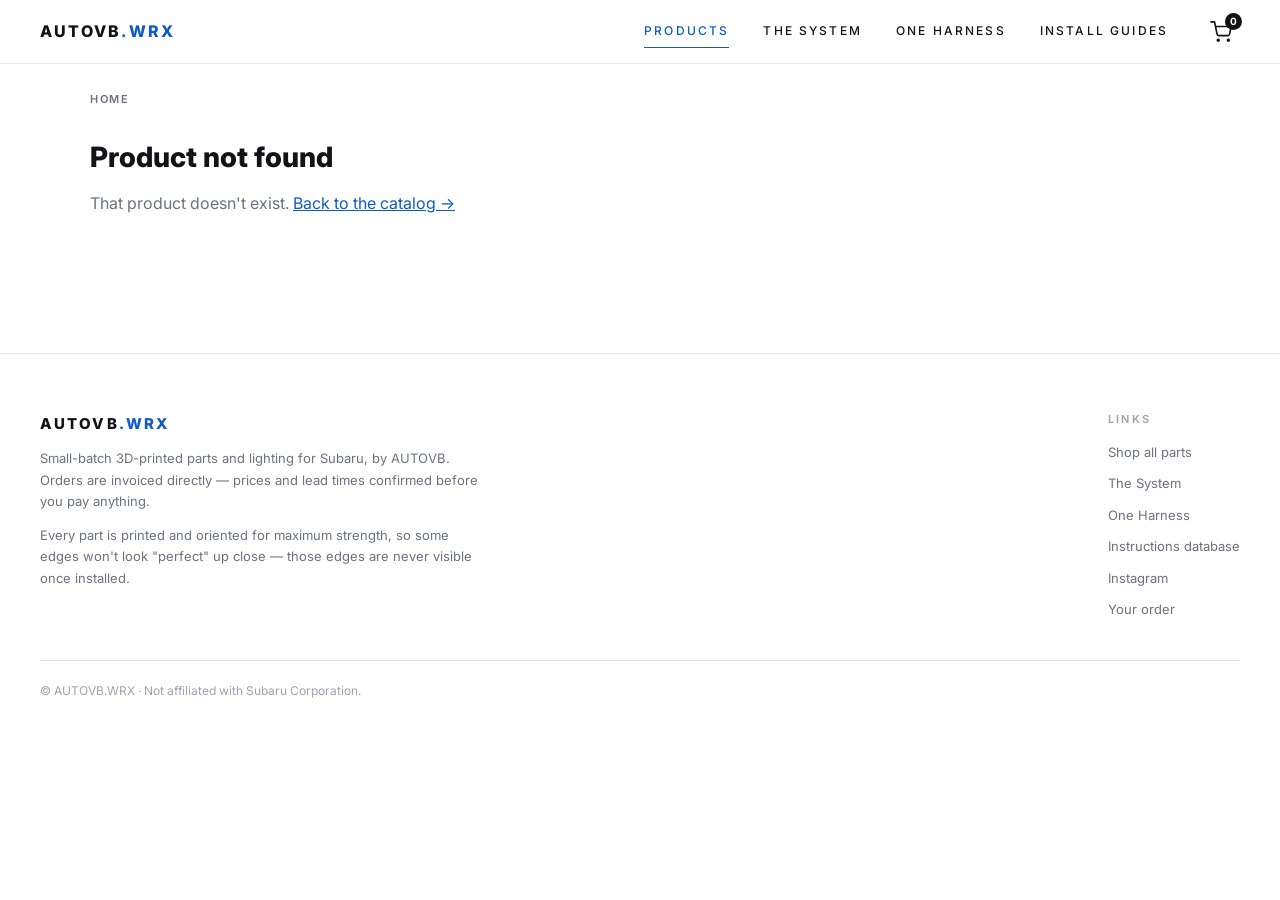
<file: product.html>
<!DOCTYPE html>
<html lang="en">
<head>
<meta charset="UTF-8">
<meta name="viewport" content="width=device-width, initial-scale=1.0">
<meta http-equiv="Cache-Control" content="no-cache, must-revalidate">
<title>Product — AUTOVB.WRX</title>
<meta name="description" content="Configure your AURACORE part and add it to your order.">
<meta name="theme-color" content="#ffffff">
<link rel="icon" type="image/svg+xml" href="favicon.svg">
<link rel="icon" type="image/png" sizes="32x32" href="favicon-32.png">
<link rel="icon" type="image/png" sizes="16x16" href="favicon-16.png">
<link rel="apple-touch-icon" sizes="180x180" href="apple-touch-icon.png">
<link rel="preconnect" href="https://fonts.googleapis.com">
<link rel="preconnect" href="https://fonts.gstatic.com" crossorigin>
<link href="https://fonts.googleapis.com/css2?family=Inter:wght@300;400;500;600;700;800&display=swap" rel="stylesheet">
<link rel="stylesheet" href="styles.css?v=24">
</head>
<body>

<main id="ppMain"></main>

<!-- photo viewer (gallery + review photos) -->
<div class="lightbox" id="lightbox" role="dialog" aria-modal="true" aria-label="Photo viewer">
  <button class="lb-close" id="lbClose" aria-label="Close">×</button>
  <button class="lb-btn lb-prev" id="lbPrev" aria-label="Previous photo">‹</button>
  <img id="lbImg" alt="">
  <button class="lb-btn lb-next" id="lbNext" aria-label="Next photo">›</button>
  <div class="lb-cap" id="lbCap"></div>
</div>

<!-- write a review -->
<div class="rv-modal-bg" id="rvModal">
  <div class="rv-modal" role="dialog" aria-modal="true" aria-labelledby="rvTitle">
    <h3 id="rvTitle">Write a review</h3>
    <p class="sub" id="rvSub">Reviews are posted after we match them to your order.</p>
    <label class="formlabel">Your rating *</label>
    <div class="star-pick" id="starPick">
      <button type="button" data-v="1" aria-label="1 star">★</button><button type="button" data-v="2" aria-label="2 stars">★</button><button type="button" data-v="3" aria-label="3 stars">★</button><button type="button" data-v="4" aria-label="4 stars">★</button><button type="button" data-v="5" aria-label="5 stars">★</button>
    </div>
    <label class="formlabel" for="rvHeadline">Headline *</label>
    <input id="rvHeadline" type="text" maxlength="80" placeholder="Sum it up in a few words">
    <label class="formlabel" for="rvBody">Your review *</label>
    <textarea id="rvBody" placeholder="How was the fit, the install, the look?"></textarea>
    <div class="formrow">
      <div><label class="formlabel" for="rvName">Name (as shown) *</label><input id="rvName" type="text" autocomplete="name" placeholder="First name + last initial"></div>
      <div><label class="formlabel" for="rvEmail">Order email *</label><input id="rvEmail" type="email" autocomplete="email" placeholder="So we can verify the order"></div>
    </div>
    <div id="rvConfigWrap">
      <label class="formlabel" for="rvConfig">What did you get?</label>
      <select id="rvConfig"></select>
    </div>
    <div id="rvPhotoWrap">
      <label class="formlabel">Install photos <span class="opt">(optional · up to 3)</span></label>
      <div class="rv-pick" id="rvPick"></div>
      <input type="file" id="rvFiles" accept="image/*" multiple hidden>
      <p class="rv-pick-hint">Once your review is approved, your photos show in the gallery on this page.</p>
    </div>
    <input type="text" id="rvWebsite" class="hp" tabindex="-1" autocomplete="off" aria-hidden="true">
    <div class="actions">
      <button type="button" class="btn-dark" id="rvCancel">Cancel</button>
      <button type="button" class="btn-wrb" id="rvSubmit">Submit review</button>
    </div>
    <div class="statusmsg" id="rvStatus"></div>
  </div>
</div>

<script src="app.js?v=24"></script>
<script>
mountChrome("shop.html");

const params = new URLSearchParams(location.search);
const p = productBySlug(params.get("p"));

if(!p){
  $("ppMain").innerHTML = `
    <div class="pp">
      <div class="crumb"><a href="index.html">Home</a></div>
      <h1 style="font-size:28px;font-weight:800">Product not found</h1>
      <p style="color:var(--gray);margin-top:10px">That product doesn't exist. <a href="shop.html" style="color:var(--wrb)">Back to the catalog →</a></p>
    </div>`;
} else {
  document.title = p.name + " — AUTOVB.WRX";
  let sel = {};
  (p.options||[]).forEach(o => sel[o.label] = choiceName(optionChoiceList(o).find(c=>!c.soldOut) || optionChoiceList(o)[0]));
  normalizeSel(p, sel);
  let qty = 1;
  let mainOverride = null;   // set when a gallery thumb is clicked; cleared on option change

  const sectionLabel = {lineup:"Reflectors", interior:"Interior & Lighting", system:"The System"}[p.section] || "Products";
  const sectionHref  = {lineup:"shop.html", interior:"shop.html", system:"system.html"}[p.section] || "shop.html";

  function currentMainSrc(){
    if(mainOverride) return mainOverride;
    if(p.photoKey && p.photos){
      const key = p.photoKey.map(l=>sel[l]).join("|");
      return p.photos[key] || "";
    }
    return p.img || "";
  }
  function shownLabel(){
    if(p.photoKey) return p.photoKey.map(l=>sel[l]).join(" · ");
    return "";
  }

  function optBtn(o, c){
    const name = choiceName(c);
    const soldOut = typeof c==="object" && c.soldOut;
    const priceTag = (typeof c==="object" && c.price!=null) ? `<small>${soldOut ? "Out of stock" : fmt(c.price)}</small>` : "";
    return `<button class="optbtn ${sel[o.label]===name?'sel':''}${soldOut?' soldout':''}" data-group="${o.label}" data-choice="${name}"${soldOut?' disabled aria-disabled="true" title="Out of stock — coming soon"':''}>${name}${priceTag}</button>`;
  }
  function optionsHTML(){
    return (p.options||[]).map(o=>{
      const rows = o.sections
        ? o.sections.map(s=>`<span class="optsub">${s.title}</span><div class="optrow">${s.choices.map(c=>optBtn(o,c)).join("")}</div>`).join("")
        : `<div class="optrow">${visibleChoices(p, o, sel).map(c=>optBtn(o,c)).join("")}</div>`;
      const picked = findChoice(p, o.label, sel[o.label]);
      const note = picked && typeof picked==="object" && picked.note ? `<p class="optnote">${picked.note}</p>` : "";
      return `<div class="optgroup"><span class="optlabel">${o.label}</span>${rows}${note}</div>`;
    }).join("");
  }
  function noticesHTML(){
    return (p.requires ? `<div class="noticebox"><b>Heads up</b>${p.requires}</div>` : "") +
           (p.delayed ? `<div class="noticebox warn"><b>Backordered</b>${p.delayed}</div>` : "") +
           (p.promo ? `<div class="noticebox promo"><b>Photo bounty — $5 off</b>${p.promo}</div>` : "");
  }
  function photoHTML(){
    const src = currentMainSrc();
    const cap = shownLabel();
    const thumbs = (p.gallery && p.gallery.length)
      ? `<div class="pp-thumbs">${p.gallery.map((g,i)=>`<button class="pp-thumb" data-src="${g}"><img src="${g}" alt="${p.name} photo ${i+1}"></button>`).join("")}</div>`
      : "";
    return `
      <div class="pp-photo">
        ${src ? `<img id="ppMainImg" src="${src}" alt="${p.name}${cap?' — '+cap:''}">` : `<span class="ph">Photo coming soon</span>`}
      </div>
      ${cap ? `<div class="pp-caption">Shown: ${cap}</div>` : ``}
      ${thumbs}`;
  }
  function metaHTML(){
    const rows = [];
    rows.push(["SKU", selectedSku(p, sel)]);
    rows.push(["Fits", p.fits]);
    if(p.unit) rows.push(["Sold as", "1 " + p.unit]);
    if(p.delayed) rows.push(["Availability", "Backordered ~4 weeks"]);
    else rows.push(["Availability", "Made to order"]);
    return `<dl class="pp-meta">${rows.map(([k,v])=>`<div><dt>${k}</dt><dd>${v}</dd></div>`).join("")}</dl>`;
  }
  function extraSectionsHTML(){
    let html = "";
    if(p.details){
      html += `<section class="pp-section"><h2>Details</h2><div class="pp-longtext">${p.details}</div></section>`;
    }
    if(gallery.length || reviewsLoaded) html += galleryHTML();
    if(p.video){
      html += `<section class="pp-section"><h2>Install Video</h2><div class="pp-video"><iframe src="${p.video}" title="${p.name} install video" allow="accelerometer; autoplay; clipboard-write; encrypted-media; gyroscope; picture-in-picture" allowfullscreen></iframe></div></section>`;
    }
    html += reviewsHTML();
    return html;
  }

  /* ---------- gallery: customer photos from approved reviews ---------- */
  let reviewsLoaded = false;
  let gallery = galleryFor(p, []);
  function galleryHTML(){
    const head = `<div class="cg-head">
        <div><h2>Gallery</h2><p>${gallery.length ? "Real installs from real owners." : "No customer photos yet — yours could be the first."}</p></div>
        <button class="btn-dark" id="galleryShare">Share your install →</button>
      </div>`;
    if(!gallery.length) return `<section class="pp-section">${head}
      <p class="cg-empty">Installed yours? Add photos when you write a review — once it's approved they show up here.</p></section>`;
    return `<section class="pp-section">${head}
      <div class="cg-grid">${gallery.map((g,i)=>`
        <button class="cg-item" data-i="${i}" aria-label="View photo: ${escapeHTML(g.cap)}">
          <img src="${escapeHTML(g.src)}" alt="${escapeHTML(g.cap)}" loading="lazy"><span class="cap">${escapeHTML(g.cap)}</span>
        </button>`).join("")}</div>
    </section>`;
  }

  /* ---------- reviews ---------- */
  let reviews = (p.reviews || []).slice();   // built-in reviews; approved sheet reviews are added on load
  let avg = 0;
  function recalcAvg(){ avg = reviews.length ? reviews.reduce((s,r)=>s+r.stars,0) / reviews.length : 0; }
  recalcAvg();
  const starStr = n => "★".repeat(Math.round(n)) + "☆".repeat(5 - Math.round(n));
  let rvFilter = "all";
  function ratingLineHTML(){
    if(!reviews.length) return "";
    return `<a class="pp-rating" href="#reviews"><span class="stars" aria-hidden="true">${starStr(avg)}</span><b>${avg.toFixed(1)}</b><span class="count">${reviews.length} review${reviews.length===1?"":"s"}</span></a>`;
  }
  function reviewsHTML(){
    if(!reviews.length){
      return `<section class="pp-section" id="reviews">
        <h2>Reviews</h2>
        <div class="rv-wrap">
          <aside class="rv-summary">
            <div class="rv-empty-title">No reviews yet</div>
            <p class="rv-empty-sub">Bought these? Be the first to tell other owners how they fit and look.</p>
            <button class="btn-wrb" id="openReview">Write a review</button>
          </aside>
        </div>
      </section>`;
    }
    const counts = [5,4,3,2,1].map(s=>reviews.filter(r=>r.stars===s).length);
    const withPhotos = reviews.filter(r=>r.photos && r.photos.length);
    const list = rvFilter==="photos" ? withPhotos : reviews;
    return `<section class="pp-section" id="reviews">
      <h2>Reviews</h2>
      <div class="rv-wrap">
        <aside class="rv-summary">
          <div class="rv-avg">${avg.toFixed(1)}</div>
          <div class="stars" aria-label="${avg.toFixed(1)} out of 5 stars">${starStr(avg)}</div>
          <div class="basis">Based on ${reviews.length} review${reviews.length===1?"":"s"}</div>
          ${[5,4,3,2,1].map((s,i)=>`<div class="rv-bar"><span>${s} ★</span><span class="track"><span class="fill" style="width:${counts[i]/reviews.length*100}%"></span></span><span>${counts[i]}</span></div>`).join("")}
          <button class="btn-wrb" id="openReview">Write a review</button>
        </aside>
        <div>
          ${withPhotos.length ? `<div class="rv-filters">
            <button class="rv-chip ${rvFilter!=="photos"?'on':''}" data-f="all">All reviews (${reviews.length})</button>
            <button class="rv-chip ${rvFilter==="photos"?'on':''}" data-f="photos">With photos (${withPhotos.length})</button>
          </div>` : ``}
          <div class="rv-list">${list.map(r=>`
            <article class="rv-card">
              <div class="top"><span class="stars" aria-label="${r.stars} out of 5 stars">${starStr(r.stars)}</span>${r.date?`<span class="date">${escapeHTML(r.date)}</span>`:``}</div>
              ${r.title?`<h4>${escapeHTML(r.title)}</h4>`:``}
              <div class="body">${escapeHTML(r.body)}</div>
              ${r.photos && r.photos.length?`<div class="rv-photos" data-who="${escapeHTML(r.who)}">${r.photos.map(ph=>`<button data-full="${escapeHTML(ph.full||ph)}" aria-label="View customer photo"><img src="${escapeHTML(ph.src||ph)}" alt="Customer photo" loading="lazy"></button>`).join("")}</div>`:``}
              <div class="meta"><b>${escapeHTML(r.who)}</b>${r.verified?`<span class="verified">Verified order</span>`:``}${r.config?`<span class="rv-config">${escapeHTML(r.config)}</span>`:``}</div>
            </article>`).join("")}</div>
        </div>
      </div>
    </section>`;
  }

  function render(){
    $("ppMain").innerHTML = `
      <div class="pp">
        <div class="crumb"><a href="index.html">Home</a><span>/</span><a href="${sectionHref}">${sectionLabel}</a><span>/</span>${p.name}</div>
        <div class="pp-grid">
          <div class="pp-media">${photoHTML()}</div>
          <div class="pp-info">
            <span class="fits">${p.fits}</span>
            <h1>${p.name}</h1>
            ${ratingLineHTML()}
            <span class="pp-sku" id="ppSku">${selectedSku(p, sel)}</span>
            <div class="pp-price" id="ppPrice"></div>
            <p class="pp-desc">${p.desc}</p>
            ${noticesHTML()}
            <div id="ppOptions">${optionsHTML()}</div>
            <div class="optgroup"><span class="optlabel">Quantity</span>
              <div class="qtyrow"><div class="qtybox">
                <button id="qtyMinus" aria-label="Decrease quantity">−</button>
                <span id="qtyVal">${qty}</span>
                <button id="qtyPlus" aria-label="Increase quantity">+</button>
              </div></div>
            </div>
            <div class="pp-addrow">
              <button class="pp-add" id="ppAdd">Add to order</button>
            </div>
            ${metaHTML()}
          </div>
        </div>
        ${extraSectionsHTML()}
      </div>`;
    refreshPrice();
    bindControls();
  }
  function refreshPrice(){
    $("ppPrice").innerHTML = `${fmt(selectedPrice(p, sel) * qty)}${p.unit ? ` <span class="unit">/ ${p.unit}</span>` : ``}`;
    if($("ppSku")) $("ppSku").textContent = selectedSku(p, sel);
  }
  function bindControls(){
    document.querySelectorAll("#ppOptions .optbtn").forEach(b=>{
      b.onclick = ()=>{
        if(b.disabled) return;
        sel[b.dataset.group] = b.dataset.choice;
        normalizeSel(p, sel);   // e.g. switching to White LED drops Clear → Frosted
        mainOverride = null;
        render();
      };
    });
    document.querySelectorAll(".pp-thumb").forEach(t=>{
      t.onclick = ()=>{ mainOverride = t.dataset.src; const img=$("ppMainImg"); if(img) img.src = mainOverride; };
    });
    $("qtyPlus").onclick = ()=>{ qty=Math.min(20,qty+1); $("qtyVal").textContent=qty; refreshPrice(); };
    $("qtyMinus").onclick = ()=>{ qty=Math.max(1,qty-1); $("qtyVal").textContent=qty; refreshPrice(); };
    $("ppAdd").onclick = ()=>{
      addToCart({ sku:selectedSku(p, sel), name:p.name, price:selectedPrice(p, sel), qty, options:{...sel} });
      if(window.matchMedia("(max-width:640px)").matches){ showToast("Added to your order"); }
      else { openDrawer(); }
    };
    document.querySelectorAll(".cg-item").forEach(b=> b.onclick = ()=> openLB(gallery.map(g=>({src:g.full||g.src, cap:g.cap})), +b.dataset.i));
    document.querySelectorAll(".rv-photos").forEach(box=>{
      const btns = [...box.querySelectorAll("button")], cap = "Customer photo · " + box.dataset.who;
      btns.forEach((b,i)=> b.onclick = ()=> openLB(btns.map(x=>({src:x.dataset.full, cap})), i));
    });
    if($("galleryShare")) $("galleryShare").onclick = openRV;
    document.querySelectorAll(".rv-chip").forEach(c=> c.onclick = ()=>{ rvFilter = c.dataset.f; render(); document.getElementById("reviews").scrollIntoView(); });
    if($("openReview")) $("openReview").onclick = openRV;
  }

  /* ---------- photo viewer ---------- */
  let lbList = [], lbIdx = 0;
  function showLB(){ const it = lbList[lbIdx]; $("lbImg").src = it.src; $("lbImg").alt = it.cap || ""; $("lbCap").textContent = it.cap || ""; }
  function openLB(list, i){
    lbList = list; lbIdx = i; showLB();
    $("lbPrev").style.display = $("lbNext").style.display = list.length > 1 ? "" : "none";
    $("lightbox").classList.add("open"); document.body.style.overflow = "hidden";
  }
  function closeLB(){ $("lightbox").classList.remove("open"); document.body.style.overflow = ""; }
  $("lbClose").onclick = closeLB;
  $("lbPrev").onclick = ()=>{ lbIdx = (lbIdx - 1 + lbList.length) % lbList.length; showLB(); };
  $("lbNext").onclick = ()=>{ lbIdx = (lbIdx + 1) % lbList.length; showLB(); };
  $("lightbox").onclick = e=>{ if(e.target.id === "lightbox") closeLB(); };
  document.addEventListener("keydown", e=>{
    if($("lightbox").classList.contains("open")){
      if(e.key === "Escape") closeLB();
      if(e.key === "ArrowLeft") $("lbPrev").click();
      if(e.key === "ArrowRight") $("lbNext").click();
    } else if($("rvModal").classList.contains("open") && e.key === "Escape") closeRV();
  });

  /* ---------- write a review (to the review sheet, with photos) ---------- */
  function reviewConfigs(){
    const led = (p.options||[]).find(o=>o.label==="LED Type");
    if(led){
      return led.choices.filter(c=>!c.soldOut).flatMap(c=>(c.lenses||[""]).map(l=> l ? `${c.name} · ${l}` : c.name));
    }
    const first = (p.options||[])[0];
    return first ? optionChoiceList(first).map(choiceName) : [];
  }
  let rvStars = 0;
  function setStars(n){ rvStars = n; document.querySelectorAll("#starPick button").forEach(x=>x.classList.toggle("on", +x.dataset.v <= n)); }
  function openRV(){
    $("rvSub").textContent = `${p.name} — reviews are posted after we match them to your order.`;
    const cfgs = reviewConfigs();
    $("rvConfigWrap").style.display = cfgs.length ? "" : "none";
    $("rvConfig").innerHTML = `<option value="">Select…</option>` + cfgs.map(c=>`<option>${c}</option>`).join("");
    $("rvStatus").className = "statusmsg";
    renderPicks();
    $("rvModal").classList.add("open"); document.body.style.overflow = "hidden";
  }
  /* photo picker: up to 3, with previews */
  let rvFiles = [];
  function renderPicks(){
    $("rvPick").innerHTML = rvFiles.map((f,i)=>`<div class="pick"><img src="${f.url}" alt=""><button type="button" data-i="${i}" aria-label="Remove photo">×</button></div>`).join("")
      + (rvFiles.length < 3 ? `<button type="button" class="pick add" id="rvAddPhoto">+<span>Add photo</span></button>` : "");
    $("rvPick").querySelectorAll(".pick button[data-i]").forEach(b=> b.onclick = ()=>{
      const [gone] = rvFiles.splice(+b.dataset.i, 1); URL.revokeObjectURL(gone.url); renderPicks();
    });
    if($("rvAddPhoto")) $("rvAddPhoto").onclick = ()=> $("rvFiles").click();
  }
  function clearPicks(){ rvFiles.forEach(f=>URL.revokeObjectURL(f.url)); rvFiles = []; renderPicks(); }
  $("rvFiles").onchange = e=>{
    [...e.target.files].filter(f=>/^image\//.test(f.type)).slice(0, 3 - rvFiles.length)
      .forEach(file=> rvFiles.push({ file, url:URL.createObjectURL(file) }));
    e.target.value = ""; renderPicks();
  };
  function closeRV(){ $("rvModal").classList.remove("open"); document.body.style.overflow = ""; }
  document.querySelectorAll("#starPick button").forEach(b=> b.onclick = ()=> setStars(+b.dataset.v));
  $("rvCancel").onclick = closeRV;
  $("rvModal").onclick = e=>{ if(e.target.id === "rvModal") closeRV(); };
  $("rvSubmit").onclick = async ()=>{
    const st = $("rvStatus"); st.className = "statusmsg";
    const headline = $("rvHeadline").value.trim(), body = $("rvBody").value.trim();
    const name = $("rvName").value.trim(), email = $("rvEmail").value.trim();
    const err = msg => { st.textContent = msg; st.classList.add("err"); };
    if(!rvStars) return err("Please pick a star rating.");
    if(!headline || !body) return err("Please add a headline and your review.");
    if(!name) return err("Please add the name you'd like shown.");
    if(!email.includes("@")) return err("Please add the email you ordered with so we can verify it.");
    const files = rvFiles.map(f=>f.file);
    $("rvSubmit").disabled = true; $("rvSubmit").textContent = files.length ? "Uploading photos…" : "Sending…";
    try{
      await submitReview({
        product: p.name, rating: rvStars, headline, review: body,
        name, email, purchased: $("rvConfig").value || "", website: $("rvWebsite").value
      }, files);
      st.textContent = files.length ? "Thanks! Your review and photos will show up once we match them to your order."
                                    : "Thanks! Your review will show up once we match it to your order.";
      st.classList.add("ok");
      ["rvHeadline","rvBody","rvName","rvEmail"].forEach(id=> $(id).value = ""); setStars(0); clearPicks();
      setTimeout(closeRV, 2400);
    }catch(e){
      err(e && e.message === "unreadable" ? "One of those photos couldn't be read — try a JPG or PNG."
                                          : "Couldn't send — try again, or DM us on Instagram.");
    }finally{
      $("rvSubmit").disabled = false; $("rvSubmit").textContent = "Submit review";
    }
  };

  render();

  loadSheetReviews().then(list=>{
    reviewsLoaded = true;
    gallery = galleryFor(p, list);
    const mine = list.filter(r=>r.product.toLowerCase() === p.name.toLowerCase());
    reviews = mine.concat(reviews);
    recalcAvg();
    render();
  });
}
</script>
</body>
</html>
</file>
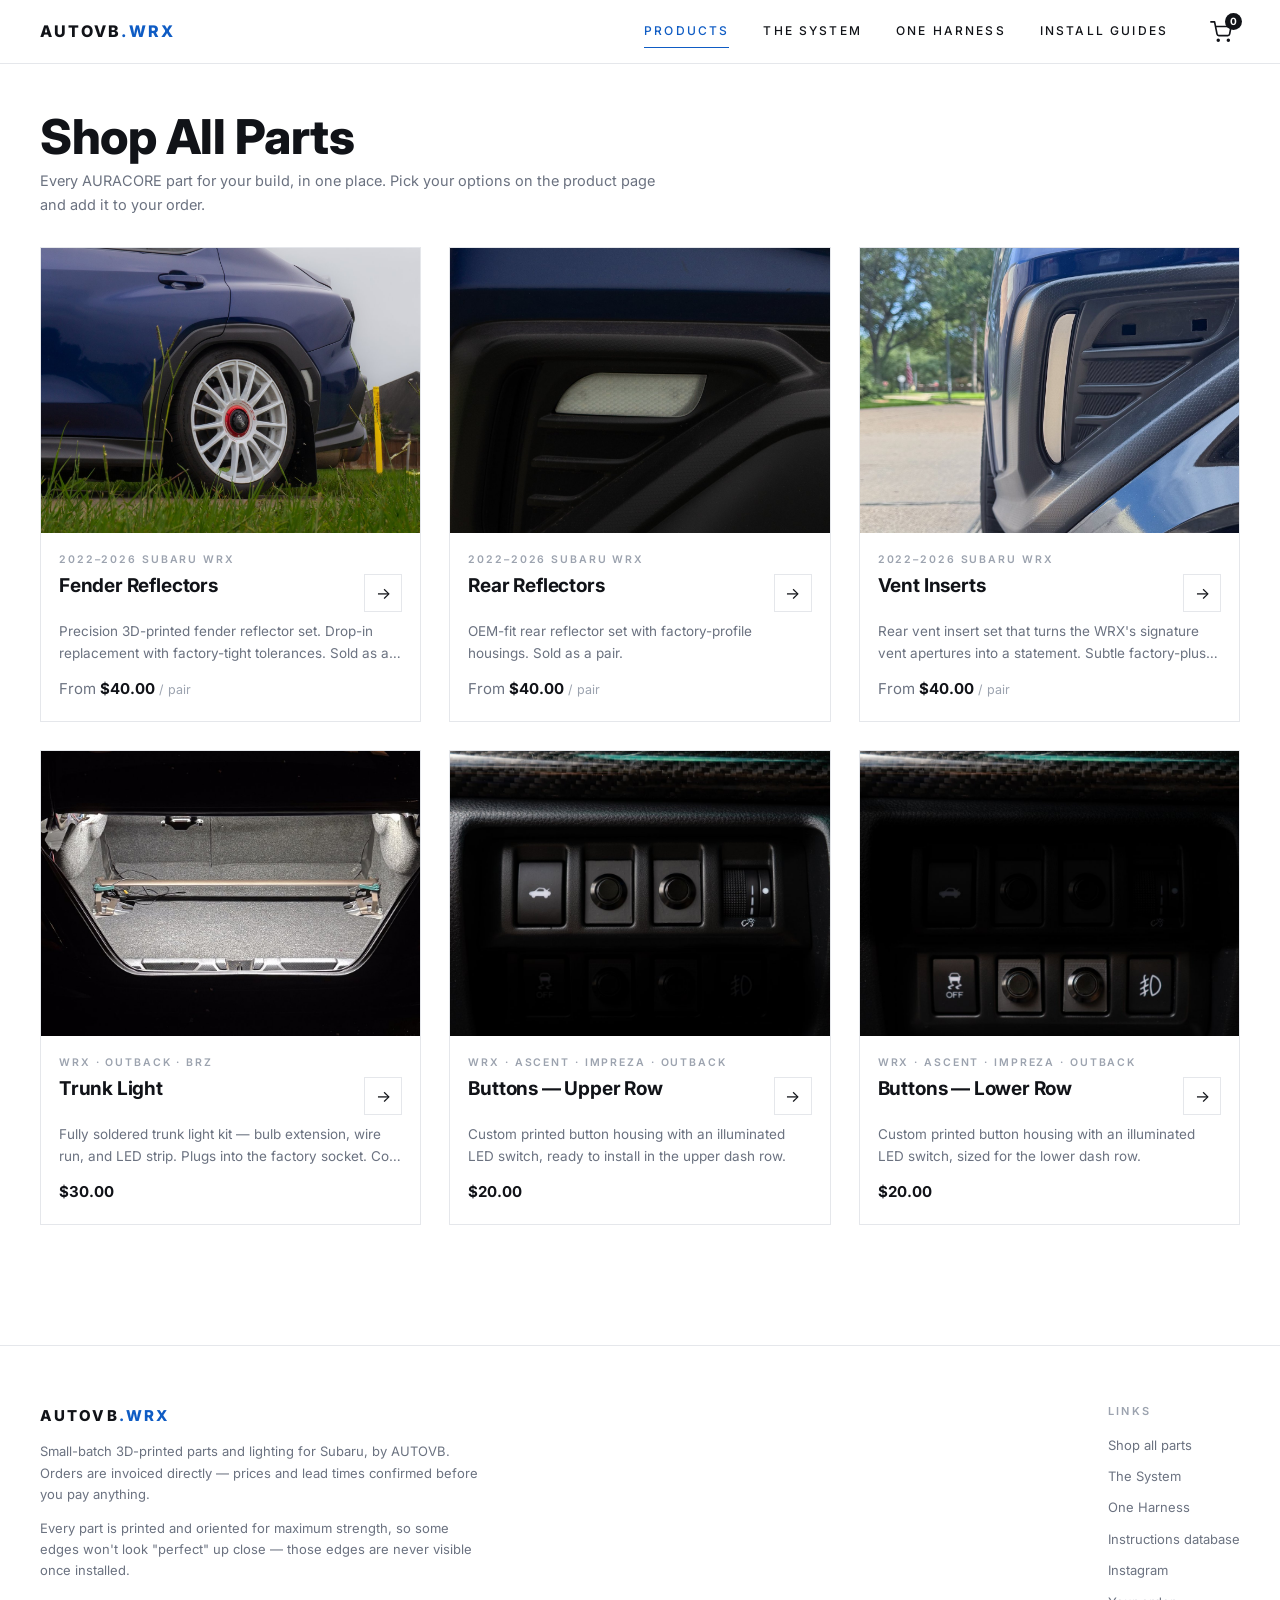
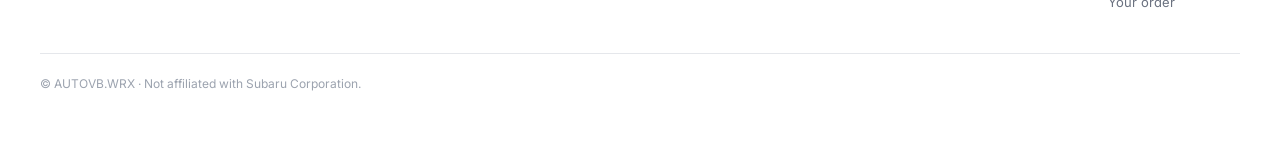
<file: shop.html>
<!DOCTYPE html>
<html lang="en">
<head>
<meta charset="UTF-8">
<meta name="viewport" content="width=device-width, initial-scale=1.0">
<meta http-equiv="Cache-Control" content="no-cache, must-revalidate">
<title>Shop All Parts — AUTOVB.WRX</title>
<meta name="description" content="Every AURACORE part for your Subaru build — reflectors, lighting, interior hardware, and the AuraCore system.">
<meta name="theme-color" content="#ffffff">
<link rel="icon" type="image/svg+xml" href="favicon.svg">
<link rel="icon" type="image/png" sizes="32x32" href="favicon-32.png">
<link rel="icon" type="image/png" sizes="16x16" href="favicon-16.png">
<link rel="apple-touch-icon" sizes="180x180" href="apple-touch-icon.png">
<link rel="preconnect" href="https://fonts.googleapis.com">
<link rel="preconnect" href="https://fonts.gstatic.com" crossorigin>
<link href="https://fonts.googleapis.com/css2?family=Inter:wght@300;400;500;600;700;800&display=swap" rel="stylesheet">
<link rel="stylesheet" href="styles.css?v=24">
</head>
<body>

<div class="page-wrap">
  <div class="page-head">
    <h1>Shop All Parts</h1>
    <p>Every AURACORE part for your build, in one place. Pick your options on the product page and add it to your order.</p>
  </div>
  <div class="grid" id="gridAll" style="padding-bottom:80px"></div>
</div>

<script src="app.js?v=24"></script>
<script>
mountChrome("shop.html");
renderGrid($("gridAll"), PRODUCTS);
initReveal();
</script>
</body>
</html>
</file>
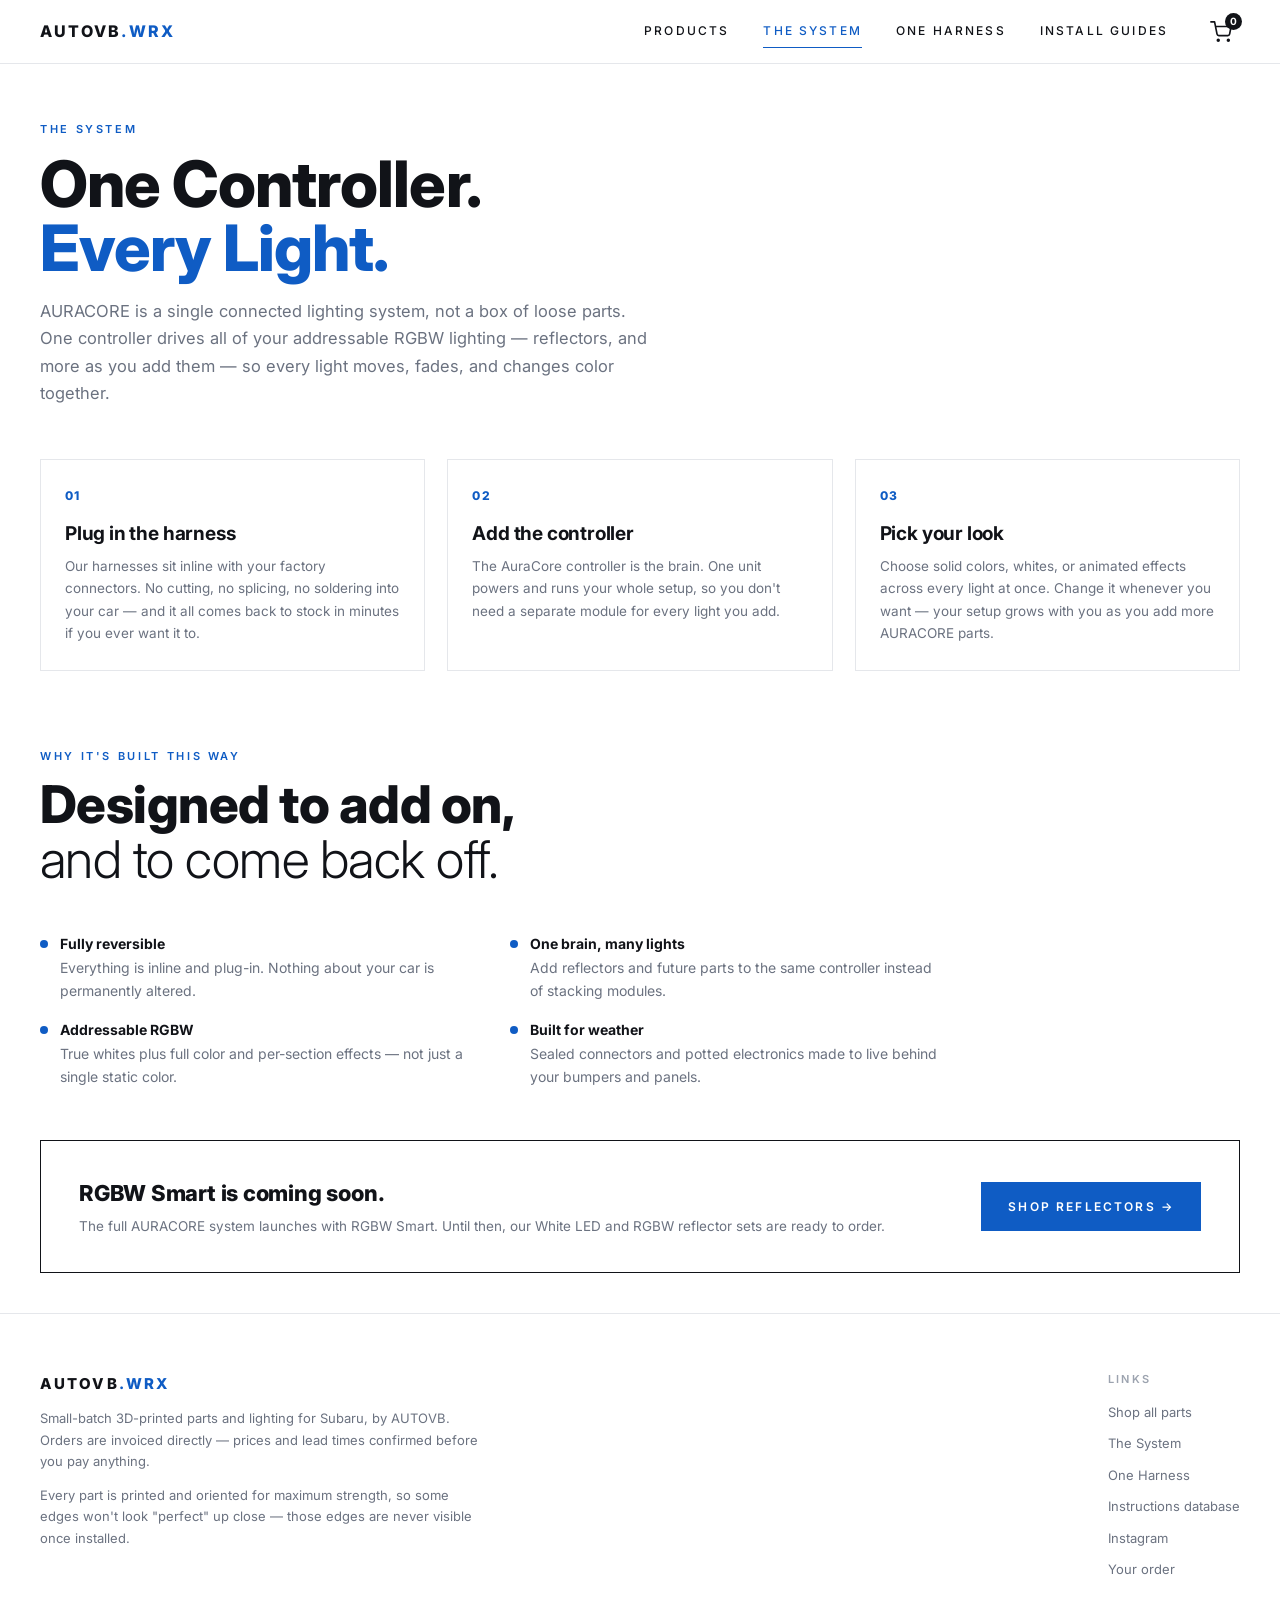
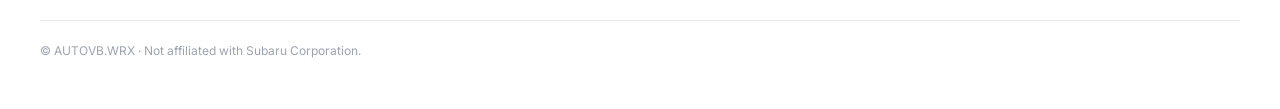
<file: system.html>
<!DOCTYPE html>
<html lang="en">
<head>
<meta charset="UTF-8">
<meta name="viewport" content="width=device-width, initial-scale=1.0">
<meta http-equiv="Cache-Control" content="no-cache, must-revalidate">
<title>The System — AUTOVB.WRX</title>
<meta name="description" content="How the AURACORE lighting system works: one controller drives every addressable RGBW light, with plug-and-play, fully reversible harnesses.">
<meta name="theme-color" content="#ffffff">
<link rel="icon" type="image/svg+xml" href="favicon.svg">
<link rel="icon" type="image/png" sizes="32x32" href="favicon-32.png">
<link rel="icon" type="image/png" sizes="16x16" href="favicon-16.png">
<link rel="apple-touch-icon" sizes="180x180" href="apple-touch-icon.png">
<link rel="preconnect" href="https://fonts.googleapis.com">
<link rel="preconnect" href="https://fonts.gstatic.com" crossorigin>
<link href="https://fonts.googleapis.com/css2?family=Inter:wght@300;400;500;600;700;800&display=swap" rel="stylesheet">
<link rel="stylesheet" href="styles.css?v=24">
</head>
<body>

<div class="page-wrap">
  <section class="sys-intro reveal">
    <span class="eyebrow">The System</span>
    <h1>One Controller.<br><span class="accent">Every Light.</span></h1>
    <p class="lead">AURACORE is a single connected lighting system, not a box of loose parts. One controller drives all of your addressable RGBW lighting — reflectors, and more as you add them — so every light moves, fades, and changes color together.</p>
  </section>

  <div class="sys-steps">
    <div class="sys-step reveal">
      <span class="n">01</span>
      <h3>Plug in the harness</h3>
      <p>Our harnesses sit inline with your factory connectors. No cutting, no splicing, no soldering into your car — and it all comes back to stock in minutes if you ever want it to.</p>
    </div>
    <div class="sys-step reveal">
      <span class="n">02</span>
      <h3>Add the controller</h3>
      <p>The AuraCore controller is the brain. One unit powers and runs your whole setup, so you don't need a separate module for every light you add.</p>
    </div>
    <div class="sys-step reveal">
      <span class="n">03</span>
      <h3>Pick your look</h3>
      <p>Choose solid colors, whites, or animated effects across every light at once. Change it whenever you want — your setup grows with you as you add more AURACORE parts.</p>
    </div>
  </div>

  <section class="block" style="padding-top:64px">
    <div class="s-head reveal">
      <span class="eyebrow">Why it's built this way</span>
      <h2><b>Designed to add on,</b>and to come back off.</h2>
    </div>
    <div class="sys-points">
      <div class="sys-point reveal"><span class="dot"></span><div><b>Fully reversible</b><span>Everything is inline and plug-in. Nothing about your car is permanently altered.</span></div></div>
      <div class="sys-point reveal"><span class="dot"></span><div><b>One brain, many lights</b><span>Add reflectors and future parts to the same controller instead of stacking modules.</span></div></div>
      <div class="sys-point reveal"><span class="dot"></span><div><b>Addressable RGBW</b><span>True whites plus full color and per-section effects — not just a single static color.</span></div></div>
      <div class="sys-point reveal"><span class="dot"></span><div><b>Built for weather</b><span>Sealed connectors and potted electronics made to live behind your bumpers and panels.</span></div></div>
    </div>
  </section>

  <div class="sys-band reveal">
    <div>
      <h3>RGBW Smart is coming soon.</h3>
      <p>The full AURACORE system launches with RGBW Smart. Until then, our White LED and RGBW reflector sets are ready to order.</p>
    </div>
    <a class="btn-wrb" href="shop.html">Shop reflectors →</a>
  </div>
</div>

<script src="app.js?v=24"></script>
<script>
mountChrome("system.html");
initReveal();
</script>
</body>
</html>
</file>
<file: styles.css>
:root{
  --text:#111318;
  --gray:#6b7280;
  --gray-lt:#9ca3af;
  --line:#e5e7eb;
  --line-dark:#111318;
  --bg:#ffffff;
  --bg-soft:#f7f7f8;
  --wrb:#0f5cc4;          /* WR Blue accent */
  --wrb-tint:#eef4fc;
  --ok:#15803d;
  --warn:#a16207;
  --err:#c53030;
  --body:'Inter',system-ui,-apple-system,sans-serif;
  --mono:ui-monospace,'SF Mono',Menlo,Consolas,monospace;
}
*{box-sizing:border-box;margin:0;padding:0}
html{scroll-behavior:smooth}
@media(prefers-reduced-motion:reduce){
  html{scroll-behavior:auto}
  *,*::before,*::after{animation:none!important;transition:none!important}
  .reveal{opacity:1!important;transform:none!important}
  .hero-slide{opacity:1}
  .hero-slide:not(.active){opacity:0}
}

/* ---------- scroll reveal ---------- */
.reveal{opacity:0;transform:translateY(20px);transition:opacity .6s ease, transform .6s ease}
.reveal.in{opacity:1;transform:none}
body{
  font-family:var(--body);
  color:var(--text);
  line-height:1.65;
  -webkit-font-smoothing:antialiased;
  background:var(--bg);
}
a{color:inherit}
button{font-family:inherit;cursor:pointer}
:focus-visible{outline:2px solid var(--wrb);outline-offset:2px}
img{display:block}
html{scroll-padding-top:80px}
body{padding-top:64px}          /* fixed-header offset on interior pages */
body.has-hero{padding-top:0}    /* hero sits full-bleed under the header */

/* ---------- header ----------
   Two stacked background layers cross-fade (white ⟷ dark scrim) so the
   bar transitions smoothly instead of snapping between a gradient and a
   solid color. */
.topbar{
  position:fixed;top:0;left:0;right:0;z-index:50;isolation:isolate;
  display:flex;align-items:center;justify-content:space-between;gap:24px;
  padding:0 40px;height:64px;
  border-bottom:1px solid var(--line);
  transition:border-color .4s ease;
}
.topbar::before{  /* solid white layer (visible when scrolled) */
  content:"";position:absolute;inset:0;z-index:-2;
  background:rgba(255,255,255,.94);backdrop-filter:blur(8px);
  opacity:1;transition:opacity .4s ease;
}
.topbar::after{   /* dark scrim (visible over the hero) */
  content:"";position:absolute;inset:0;z-index:-1;
  background:linear-gradient(180deg, rgba(10,12,16,.55), rgba(10,12,16,0));
  opacity:0;transition:opacity .4s ease;
}
.topbar.over-hero{border-bottom-color:transparent}
.topbar.over-hero::before{opacity:0}
.topbar.over-hero::after{opacity:1}
.topbar.over-hero .logo{color:#fff}
.topbar.over-hero .navlink{color:rgba(255,255,255,.92)}
.topbar.over-hero .navlink:hover{border-bottom-color:#fff}
.topbar.over-hero .cartbtn{color:#fff}
.logo{
  font-size:16px;font-weight:800;letter-spacing:.14em;
  text-decoration:none;white-space:nowrap;color:var(--text);
  transition:color .4s ease;
}
.logo .lt{font-weight:300;color:var(--gray)}
.logo .grad{color:var(--wrb)}
.topnav{display:flex;align-items:center;gap:34px}
.navlink{
  font-size:12px;font-weight:500;letter-spacing:.18em;
  text-transform:uppercase;text-decoration:none;color:var(--text);
  padding:6px 0;background:none;border:none;white-space:nowrap;
  border-bottom:1px solid transparent;transition:border-color .15s,color .4s ease;
}
.navlink:hover{border-bottom-color:var(--text)}
.navlink.active{border-bottom-color:var(--wrb);color:var(--wrb)}
.topbar.over-hero .navlink.active{border-bottom-color:#fff;color:#fff}
.cartbtn{
  position:relative;background:none;border:none;padding:8px;
  display:flex;align-items:center;color:var(--text);
  transition:color .4s ease;
}
.cartbtn svg{width:22px;height:22px;stroke:currentColor}
.cartbtn .count{
  position:absolute;top:0;right:-2px;
  background:var(--text);color:#fff;
  min-width:17px;height:17px;border-radius:9px;
  display:inline-flex;align-items:center;justify-content:center;
  font-size:10px;font-weight:700;padding:0 4px;
}

/* ---------- hero ---------- */
.hero{
  position:relative;height:min(80vh,760px);min-height:460px;overflow:hidden;
  display:flex;align-items:flex-end;
}
.hero img.bgimg{
  position:absolute;inset:0;width:100%;height:100%;object-fit:cover;object-position:center 56%;
}
/* crossfade slideshow layers */
.hero-slide{
  position:absolute;inset:0;width:100%;height:100%;object-fit:cover;
  opacity:0;transition:opacity 1.1s ease;
}
.hero-slide.active{opacity:1}
.hero-dots{
  position:absolute;left:0;right:0;bottom:14px;z-index:3;
  display:flex;justify-content:center;gap:8px;
}
.hero-dots button{
  width:8px;height:8px;border-radius:50%;border:none;padding:0;cursor:pointer;
  background:rgba(255,255,255,.45);transition:background .2s,transform .2s;
}
.hero-dots button.on{background:#fff;transform:scale(1.25)}
.hero::after{
  content:"";position:absolute;inset:0;
  background:linear-gradient(180deg,rgba(10,12,16,.05) 30%,rgba(10,12,16,.62) 100%);
}
.hero-inner{
  position:relative;z-index:2;width:100%;max-width:1280px;margin:0 auto;
  padding:0 40px 56px;
  display:flex;align-items:flex-end;justify-content:space-between;gap:40px;flex-wrap:wrap;
}
.hero .eyebrow-lt{
  font-size:11px;font-weight:600;letter-spacing:.24em;text-transform:uppercase;
  color:rgba(255,255,255,.85);display:block;margin-bottom:10px;
}
.hero h1{
  color:#fff;font-size:clamp(46px,7vw,84px);line-height:.98;letter-spacing:.01em;
  text-transform:uppercase;font-weight:800;
}
.hero h1 .lt{font-weight:300}
.hero-side{max-width:340px;padding-bottom:6px}
.hero-side p{color:rgba(255,255,255,.88);font-size:14.5px;text-align:right;margin-bottom:16px}
.hero-side .cta{display:flex;justify-content:flex-end}
.btn-line{
  display:inline-flex;align-items:center;gap:10px;
  background:#fff;color:var(--text);border:1px solid #fff;text-decoration:none;
  font-size:12px;font-weight:600;letter-spacing:.18em;text-transform:uppercase;
  padding:14px 26px;transition:background .15s,color .15s;
}
.btn-line:hover{background:transparent;color:#fff}

/* ---------- sections ---------- */
.wrap{max-width:1280px;margin:0 auto;padding:0 40px}
section.block{padding:88px 0 8px}
.s-head{margin-bottom:44px}
.eyebrow{
  font-size:11px;font-weight:600;letter-spacing:.24em;text-transform:uppercase;
  color:var(--wrb);display:block;margin-bottom:12px;
}
.s-head h2{
  font-size:clamp(32px,4.4vw,52px);line-height:1.06;letter-spacing:-.01em;font-weight:300;
}
.s-head h2 b{font-weight:800;display:block}

/* ---------- product cards ---------- */
.grid{
  display:grid;grid-template-columns:repeat(3,1fr);gap:28px;padding-bottom:80px;
}
.card{
  cursor:pointer;text-decoration:none;color:inherit;
  display:flex;flex-direction:column;
  border:1px solid var(--line);background:#fff;overflow:hidden;
  transition:border-color .18s, box-shadow .18s, transform .18s;
}
.card:hover{border-color:var(--wrb);box-shadow:0 8px 26px rgba(15,92,196,.12);transform:translateY(-3px)}
.thumb{
  aspect-ratio:4/3;background:var(--bg-soft);overflow:hidden;
  display:flex;align-items:center;justify-content:center;
}
.thumb img{width:100%;height:100%;object-fit:cover;transition:transform .35s ease}
.card:hover .thumb img{transform:scale(1.03)}
.thumb .ph{font-size:12px;font-weight:500;color:var(--gray-lt);text-align:center;padding:0 12px}
.card-body{padding:18px 18px 20px;display:flex;flex-direction:column;flex:1}
.card .fits{
  font-size:10.5px;font-weight:600;letter-spacing:.18em;text-transform:uppercase;
  color:var(--gray-lt);display:block;margin-bottom:6px;
}
.card-title{display:flex;align-items:flex-start;justify-content:space-between;gap:14px}
.card h3{font-size:19px;font-weight:700;line-height:1.25;letter-spacing:-.01em}
.arrowbtn{
  flex-shrink:0;width:38px;height:38px;border:1px solid var(--line);background:#fff;
  display:flex;align-items:center;justify-content:center;
  font-size:16px;color:var(--text);transition:all .15s;
}
.card:hover .arrowbtn{background:var(--wrb);color:#fff;border-color:var(--wrb)}
.card .desc{
  font-size:13.5px;color:var(--gray);margin-top:8px;flex:1;
  display:-webkit-box;-webkit-line-clamp:2;-webkit-box-orient:vertical;overflow:hidden;
}
.card .note{font-size:12px;font-weight:500;margin-top:8px;display:block}
.card .note.req{color:var(--wrb)}
.card .note.delayed{color:var(--warn)}
.price-line{margin-top:12px;font-size:15px;font-weight:700}
.price-line .from{font-weight:400;color:var(--gray)}
.price-line .unit{font-weight:400;font-size:12.5px;color:var(--gray-lt)}

/* ---------- offer box ---------- */
.offerbox{
  border:1px solid var(--line-dark);
  padding:34px 38px;margin:8px 0 88px;
  display:flex;align-items:center;justify-content:space-between;gap:28px;flex-wrap:wrap;
}
.offerbox .eyebrow{margin-bottom:8px}
.offerbox h3{font-size:24px;font-weight:800;letter-spacing:-.01em}
.offerbox p{font-size:13.5px;color:var(--gray);margin-top:4px}
.btn-dark{
  display:inline-flex;align-items:center;gap:10px;
  background:none;color:var(--text);border:1px solid var(--line-dark);text-decoration:none;
  font-size:12px;font-weight:600;letter-spacing:.18em;text-transform:uppercase;
  padding:14px 26px;transition:background .15s,color .15s;white-space:nowrap;
}
.btn-dark:hover{background:var(--text);color:#fff}
.btn-wrb{
  display:inline-flex;align-items:center;gap:10px;
  background:var(--wrb);color:#fff;border:1px solid var(--wrb);text-decoration:none;
  font-size:12px;font-weight:600;letter-spacing:.18em;text-transform:uppercase;
  padding:14px 26px;transition:background .15s,border-color .15s;white-space:nowrap;
}
.btn-wrb:hover{background:#0b4899;border-color:#0b4899}

/* ---------- interior page heads ---------- */
.page-wrap{max-width:1280px;margin:0 auto;padding:0 40px}
.page-head{padding:48px 0 30px}
.page-head .backlink{margin-bottom:14px}
.page-head h1{font-size:clamp(30px,4.4vw,48px);font-weight:800;letter-spacing:-.01em;line-height:1.03}
.page-head p{color:var(--gray);font-size:14.5px;margin-top:8px;max-width:640px}

/* ---------- system explainer page ---------- */
.sys-intro{padding:56px 0 8px}
.sys-intro .eyebrow{margin-bottom:14px}
.sys-intro h1{font-size:clamp(34px,5.4vw,64px);font-weight:800;letter-spacing:-.015em;line-height:1;max-width:14ch}
.sys-intro h1 .accent{color:var(--wrb)}
.sys-intro .lead{font-size:16.5px;color:var(--gray);max-width:620px;margin-top:18px}
.sys-steps{display:grid;grid-template-columns:repeat(3,1fr);gap:22px;margin:44px 0 12px}
.sys-step{border:1px solid var(--line);padding:26px 24px;background:#fff}
.sys-step .n{
  font-size:12px;font-weight:800;letter-spacing:.12em;color:var(--wrb);
  display:block;margin-bottom:12px;
}
.sys-step h3{font-size:19px;font-weight:700;letter-spacing:-.01em;margin-bottom:6px}
.sys-step p{font-size:13.5px;color:var(--gray)}
.sys-points{display:grid;grid-template-columns:repeat(2,1fr);gap:16px 40px;margin:8px 0 8px;max-width:900px}
.sys-point{display:flex;gap:12px;font-size:14px}
.sys-point b{display:block;margin-bottom:1px}
.sys-point span{color:var(--gray)}
.sys-point .dot{flex-shrink:0;width:8px;height:8px;border-radius:50%;background:var(--wrb);margin-top:8px}
.sys-band{
  border:1px solid var(--line-dark);padding:34px 38px;margin:36px 0 0;
  display:flex;align-items:center;justify-content:space-between;gap:24px;flex-wrap:wrap;
}
.sys-band h3{font-size:22px;font-weight:800;letter-spacing:-.01em}
.sys-band p{font-size:13.5px;color:var(--gray);margin-top:4px}

/* ---------- home: system teaser band ---------- */
.teaser{
  border:1px solid var(--line-dark);padding:38px 40px;
  display:flex;align-items:center;justify-content:space-between;gap:28px;flex-wrap:wrap;
  margin-bottom:88px;
}
.teaser .eyebrow{margin-bottom:8px}
.teaser h3{font-size:26px;font-weight:800;letter-spacing:-.01em;max-width:16ch}
.teaser p{font-size:14px;color:var(--gray);margin-top:6px;max-width:52ch}

/* ---------- product detail page ---------- */
.pp{max-width:1180px;margin:0 auto;padding:26px 40px 96px}
.crumb{
  font-size:11px;font-weight:600;letter-spacing:.14em;text-transform:uppercase;
  color:var(--gray-lt);margin-bottom:26px;
}
.crumb a{color:var(--gray);text-decoration:none}
.crumb a:hover{color:var(--text)}
.crumb span{margin:0 8px}
.pp-grid{display:grid;grid-template-columns:1.08fr .92fr;gap:52px;align-items:start}
.pp-photo{aspect-ratio:4/3;background:var(--bg-soft);overflow:hidden}
.pp-photo img{width:100%;height:100%;object-fit:cover}
.pp-photo .ph{
  width:100%;height:100%;display:flex;align-items:center;justify-content:center;
  font-size:12.5px;font-weight:500;color:var(--gray-lt);text-align:center;padding:0 20px;
}
.pp-thumbs{display:flex;gap:10px;margin-top:12px;flex-wrap:wrap}
.pp-thumb{
  width:76px;height:76px;border:1px solid var(--line);overflow:hidden;
  background:var(--bg-soft);cursor:pointer;padding:0;
}
.pp-thumb.sel{border-color:var(--text)}
.pp-thumb img{width:100%;height:100%;object-fit:cover}
.pp-caption{
  font-size:10.5px;font-weight:600;letter-spacing:.14em;text-transform:uppercase;
  color:var(--gray-lt);margin-top:12px;
}
.pp-info .fits{
  font-size:11px;font-weight:600;letter-spacing:.18em;text-transform:uppercase;
  color:var(--gray-lt);display:block;margin-bottom:10px;
}
.pp-info h1{font-size:clamp(30px,4vw,44px);font-weight:800;line-height:1.04;letter-spacing:-.01em}
.pp-info .pp-sku{font-size:12px;color:var(--gray-lt);display:block;margin-top:8px}
.pp-price{font-size:26px;font-weight:800;margin:18px 0 4px}
.pp-price .from{font-weight:400;font-size:16px;color:var(--gray)}
.pp-price .unit{font-weight:400;font-size:14px;color:var(--gray-lt)}
.pp-desc{font-size:14.5px;color:var(--gray);margin-bottom:22px}
.pp-add{
  width:100%;background:var(--text);color:#fff;border:1px solid var(--text);
  font-size:13px;font-weight:600;letter-spacing:.16em;text-transform:uppercase;
  padding:16px;margin-top:8px;transition:background .15s;
}
.pp-add:hover{background:#2a2e36}
.pp-addrow{display:flex;gap:14px;align-items:center;margin-top:20px}
.pp-addrow .qtybox{flex-shrink:0}
.pp-addrow .pp-add{margin-top:0}
.pp-meta{margin-top:26px;border-top:1px solid var(--line)}
.pp-meta div{
  display:flex;justify-content:space-between;gap:16px;padding:11px 0;
  border-bottom:1px solid var(--line);font-size:13px;
}
.pp-meta dt{color:var(--gray);font-weight:500}
.pp-meta dd{color:var(--text);font-weight:600;text-align:right}

/* product detail extra sections (hidden until content) */
.pp-section{max-width:1180px;margin:64px auto 0;padding:0 40px}
.pp-section h2{
  font-size:22px;font-weight:800;letter-spacing:-.01em;
  padding-bottom:14px;border-bottom:1px solid var(--line-dark);margin-bottom:24px;
}
.pp-longtext{font-size:14.5px;color:var(--gray);max-width:760px}
.pp-longtext p{margin-bottom:14px}
.pp-video{aspect-ratio:16/9;background:var(--bg-soft);overflow:hidden;max-width:900px}
.pp-video iframe{width:100%;height:100%;border:0}
.reviews{display:flex;flex-direction:column;gap:20px;max-width:820px}
.review{border:1px solid var(--line);padding:18px 20px}
.review-top{display:flex;align-items:center;justify-content:space-between;gap:12px;margin-bottom:6px}
.review .who{font-weight:700;font-size:14px}
.review .stars{color:var(--wrb);font-size:13px;letter-spacing:2px}
.review .body{font-size:13.5px;color:var(--gray)}
.pp-gallery{display:grid;grid-template-columns:repeat(3,1fr);gap:14px;max-width:900px}
.pp-gallery img{width:100%;aspect-ratio:4/3;object-fit:cover;background:var(--bg-soft)}

/* ---------- product page: rating line ---------- */
.pp-rating{display:inline-flex;align-items:center;gap:8px;margin-top:10px;text-decoration:none;color:var(--text);font-size:13px}
.pp-rating .stars{color:var(--wrb);letter-spacing:1px;font-size:15px}
.pp-rating b{font-weight:700}
.pp-rating .count{color:var(--gray);text-decoration:underline;text-underline-offset:2px}

/* ---------- product page: gallery ---------- */
.cg-head{display:flex;justify-content:space-between;align-items:flex-end;gap:16px;flex-wrap:wrap;
  padding-bottom:14px;border-bottom:1px solid var(--line-dark);margin-bottom:22px}
.pp-section .cg-head h2{font-size:22px;font-weight:800;letter-spacing:-.01em;border:none;padding:0;margin:0}
.cg-head p{font-size:13px;color:var(--gray);margin-top:4px}
/* masonry: customer photos keep their own shape (portrait or landscape) — no cropping */
.cg-grid{columns:4;column-gap:10px}
.cg-item{position:relative;display:block;width:100%;margin:0 0 10px;break-inside:avoid;overflow:hidden;background:var(--bg-soft);cursor:zoom-in;border:none;padding:0;min-height:120px}
.cg-item img{display:block;width:100%;height:auto;max-height:620px;object-fit:cover;transition:transform .35s ease}
.cg-item:hover img{transform:scale(1.05)}
.cg-item .cap{
  position:absolute;left:0;right:0;bottom:0;padding:22px 10px 8px;text-align:left;
  background:linear-gradient(180deg,transparent,rgba(10,12,16,.72));color:#fff;
  font-size:11.5px;font-weight:600;opacity:0;transition:opacity .2s;
}
.cg-item:hover .cap,.cg-item:focus-visible .cap{opacity:1}
@media(hover:none){.cg-item .cap{opacity:1}}   /* phones: always show captions */

/* ---------- lightbox ---------- */
.lightbox{position:fixed;inset:0;z-index:300;background:rgba(10,12,16,.92);display:none;
  align-items:center;justify-content:center;padding:40px 70px}
.lightbox.open{display:flex}
.lightbox img{max-width:100%;max-height:82vh;object-fit:contain}
.lb-cap{position:absolute;left:0;right:0;bottom:22px;text-align:center;color:#fff;font-size:13px;font-weight:600;padding:0 16px}
.lb-btn{position:absolute;top:50%;transform:translateY(-50%);background:rgba(255,255,255,.12);
  border:none;color:#fff;width:44px;height:44px;font-size:20px;border-radius:50%}
.lb-btn:hover{background:rgba(255,255,255,.25)}
.lb-prev{left:16px}.lb-next{right:16px}
.lb-close{position:absolute;top:16px;right:16px;background:none;border:1px solid rgba(255,255,255,.4);
  color:#fff;width:38px;height:38px;font-size:18px}

/* ---------- reviews ---------- */
.rv-wrap{display:grid;grid-template-columns:280px 1fr;gap:40px;align-items:start}
.rv-summary{border:1px solid var(--line);padding:24px;position:sticky;top:84px;background:#fff}
.rv-avg{font-size:46px;font-weight:800;letter-spacing:-.02em;line-height:1}
.rv-summary .stars{color:var(--wrb);font-size:18px;letter-spacing:2px;margin:6px 0 2px}
.rv-summary .basis{font-size:12.5px;color:var(--gray);margin-bottom:18px}
.rv-bar{display:grid;grid-template-columns:34px 1fr 28px;align-items:center;gap:8px;font-size:12px;color:var(--gray);margin-bottom:7px}
.rv-bar .track{height:7px;background:var(--bg-soft);border:1px solid var(--line);overflow:hidden}
.rv-bar .fill{display:block;height:100%;background:var(--wrb)}
.rv-summary .btn-wrb{width:100%;justify-content:center;margin-top:16px}
.rv-empty-title{font-size:17px;font-weight:800;letter-spacing:-.01em}
.rv-empty-sub{font-size:13px;color:var(--gray);margin-top:6px}
.rv-filters{display:flex;gap:8px;flex-wrap:wrap;margin-bottom:16px}
.rv-chip{background:#fff;border:1px solid var(--line);font-size:12.5px;font-weight:600;padding:7px 14px;color:var(--gray)}
.rv-chip.on{background:var(--text);border-color:var(--text);color:#fff}
.rv-list{display:flex;flex-direction:column;gap:14px}
.rv-card{border:1px solid var(--line);padding:20px 22px;background:#fff}
.rv-card .top{display:flex;justify-content:space-between;align-items:center;gap:12px;flex-wrap:wrap}
.rv-card .stars{color:var(--wrb);letter-spacing:2px;font-size:14px}
.rv-card .date{font-size:12px;color:var(--gray-lt)}
.rv-card h4{font-size:15.5px;font-weight:700;margin:8px 0 6px;letter-spacing:-.01em}
.rv-card .body{font-size:13.5px;color:var(--gray);line-height:1.65;white-space:pre-line}
.rv-card .meta{display:flex;flex-wrap:wrap;gap:6px 14px;align-items:center;margin-top:12px;font-size:12px;color:var(--gray)}
.rv-card .meta b{color:var(--text);font-weight:700}
.verified{display:inline-flex;align-items:center;gap:5px;color:var(--ok);font-weight:700}
.verified::before{content:"✓";font-size:11px}
.rv-config{background:var(--bg-soft);border:1px solid var(--line);padding:2px 8px;font-size:11.5px}
.rv-photos{display:flex;gap:8px;margin-top:12px}
.rv-photos button{width:72px;height:72px;padding:0;border:1px solid var(--line);overflow:hidden;cursor:zoom-in;background:var(--bg-soft)}
.rv-photos img{width:100%;height:100%;object-fit:cover}

/* ---------- write-a-review modal ---------- */
.rv-modal-bg{position:fixed;inset:0;z-index:250;background:rgba(17,19,24,.5);display:none;align-items:center;justify-content:center;padding:16px}
.rv-modal-bg.open{display:flex}
.rv-modal{background:#fff;width:min(520px,100%);max-height:92vh;overflow:auto;padding:28px;border:1px solid var(--line)}
.rv-modal h3{font-size:20px;font-weight:800;margin-bottom:4px}
.rv-modal .sub{font-size:13px;color:var(--gray);margin-bottom:6px}
.rv-modal input,.rv-modal textarea,.rv-modal select{width:100%;border:1px solid var(--line);padding:10px 12px;font-size:15px;font-family:var(--body);background:#fff;color:var(--text)}
.rv-modal input:focus,.rv-modal textarea:focus,.rv-modal select:focus{outline:none;border-color:var(--wrb);box-shadow:0 0 0 3px rgba(15,92,196,.12)}
.rv-modal textarea{min-height:100px;resize:vertical}
.star-pick{display:flex;gap:4px}
.star-pick button{background:none;border:none;font-size:28px;color:#d1d5db;padding:0 2px;line-height:1}
.star-pick button.on{color:var(--wrb)}
.rv-modal .opt{font-weight:400;color:var(--gray);text-transform:none;letter-spacing:0}
.rv-pick{display:flex;gap:10px;flex-wrap:wrap}
.rv-pick .pick{position:relative;width:84px;height:84px;border:1px solid var(--line);background:var(--bg-soft);overflow:hidden}
.rv-pick .pick img{width:100%;height:100%;object-fit:cover;display:block}
.rv-pick .pick button{position:absolute;top:4px;right:4px;width:22px;height:22px;border:none;border-radius:50%;background:rgba(17,19,24,.72);color:#fff;font-size:15px;line-height:22px;padding:0;cursor:pointer}
.rv-pick .pick.add{display:flex;flex-direction:column;align-items:center;justify-content:center;gap:2px;border:1.5px dashed var(--line);background:#fff;color:var(--gray);font-size:22px;font-family:var(--body);cursor:pointer;transition:border-color .15s,color .15s}
.rv-pick .pick.add span{font-size:11px;font-weight:600}
.rv-pick .pick.add:hover{border-color:var(--wrb);color:var(--wrb)}
.rv-pick-hint{font-size:12px;color:var(--gray);margin-top:8px}
.rv-modal .hp{position:absolute;left:-9999px;width:1px;height:1px;opacity:0}
.cg-empty{font-size:14px;color:var(--gray);padding:22px;background:var(--bg-soft);border:1px dashed var(--line);text-align:center}
.rv-modal .actions{display:flex;gap:10px;justify-content:flex-end;margin-top:20px}

@media(max-width:860px){
  .rv-wrap{grid-template-columns:1fr;gap:24px}
  .rv-summary{position:static}
  .cg-grid{columns:2}
  .lightbox{padding:60px 12px}
}

/* ---------- shared: options / notices / qty ---------- */
.optgroup{margin-bottom:20px}
.optlabel{
  font-size:11px;font-weight:600;letter-spacing:.18em;
  text-transform:uppercase;margin-bottom:9px;display:block;
}
.optsub{
  font-size:10px;font-weight:600;letter-spacing:.16em;
  text-transform:uppercase;color:var(--gray-lt);margin:9px 0 7px;display:block;
}
.optrow{display:flex;flex-wrap:wrap;gap:8px}
.optbtn{
  background:#fff;border:1px solid var(--line);
  font-size:13px;font-weight:500;
  padding:10px 16px;flex:1 1 auto;min-width:90px;transition:all .12s;color:var(--text);
}
.optbtn small{display:block;font-weight:500;font-size:11.5px;margin-top:1px;color:var(--gray-lt)}
.optbtn.sel{background:var(--text);border-color:var(--text);color:#fff}
.optbtn.sel small{color:rgba(255,255,255,.75)}
.optbtn:hover:not(.sel){border-color:var(--text)}
.optbtn.soldout,.optbtn.soldout:hover{
  background:var(--bg-soft);color:var(--gray-lt);border-color:var(--line);border-style:dashed;
  cursor:not-allowed;
}
.optbtn.soldout small{color:var(--gray-lt);font-style:italic}
.optnote{
  margin-top:10px;padding:9px 12px;font-size:12.5px;color:var(--text);
  background:var(--wrb-tint);border-left:3px solid var(--wrb);
}
.noticebox{
  border:1px solid var(--line);border-left:3px solid var(--wrb);
  padding:12px 14px;font-size:13px;color:var(--gray);margin-bottom:14px;
}
.noticebox b{
  color:var(--wrb);font-size:11px;font-weight:600;letter-spacing:.14em;
  text-transform:uppercase;display:block;margin-bottom:2px;
}
.noticebox.warn{border-left-color:var(--warn)}
.noticebox.warn b{color:var(--warn)}
.noticebox.promo{border-left-color:var(--ok)}
.noticebox.promo b{color:var(--ok)}
.qtyrow{display:flex;align-items:center;gap:12px}
.qtybox{display:flex;border:1px solid var(--line)}
.qtybox button{background:#fff;border:none;width:40px;height:40px;font-size:17px;font-weight:600;color:var(--text)}
.qtybox button:hover{background:var(--bg-soft)}
.qtybox span{
  width:46px;display:flex;align-items:center;justify-content:center;
  font-weight:700;border-left:1px solid var(--line);border-right:1px solid var(--line);
  background:#fff;
}

/* ---------- order drawer ---------- */
.overlay{
  position:fixed;inset:0;background:rgba(17,19,24,.45);z-index:90;
  opacity:0;pointer-events:none;transition:opacity .18s;
}
.overlay.open{opacity:1;pointer-events:auto}
.drawer{
  position:fixed;top:0;right:0;bottom:0;z-index:100;
  width:min(440px,100vw);background:#fff;border-left:1px solid var(--line);
  transform:translateX(100%);transition:transform .22s ease;
  display:flex;flex-direction:column;
}
.drawer.open{transform:translateX(0)}
.drawer-head{
  padding:20px 26px;border-bottom:1px solid var(--line);
  display:flex;justify-content:space-between;align-items:center;
}
.drawer-head h2{font-size:13px;font-weight:600;letter-spacing:.2em;text-transform:uppercase}
.xbtn{
  background:none;border:1px solid var(--line);font-size:18px;line-height:1;color:var(--gray);
  width:34px;height:34px;flex-shrink:0;transition:all .12s;
}
.xbtn:hover{background:var(--text);color:#fff;border-color:var(--text)}
.drawer-body{flex:1;overflow-y:auto;padding:20px 26px}
.empty{color:var(--gray);font-size:14px;text-align:center;padding:40px 10px}
.line-item{
  border:1px solid var(--line);
  padding:14px 16px;margin-bottom:10px;display:flex;justify-content:space-between;gap:12px;
  background:#fff;
}
.line-item .n{font-weight:700;font-size:14px}
.line-item .o{font-size:12px;color:var(--gray);margin-top:1px}
.line-item .p{font-weight:700;font-size:14.5px;white-space:nowrap}
.li-controls{display:flex;align-items:center;gap:14px;margin-top:10px}
.li-qty{display:flex;align-items:center;border:1px solid var(--line)}
.li-qty button{
  background:#fff;border:none;width:28px;height:28px;font-size:14px;font-weight:600;color:var(--text);
  display:flex;align-items:center;justify-content:center;
}
.li-qty button:hover{background:var(--bg-soft)}
.li-qty button:disabled{color:#d1d5db;cursor:default;background:#fff}
.li-qty span{
  min-width:32px;text-align:center;font-size:13px;font-weight:700;
  border-left:1px solid var(--line);border-right:1px solid var(--line);
  line-height:28px;background:#fff;
}
.line-item .rm{
  background:none;border:none;color:var(--gray);font-size:12px;font-weight:500;padding:2px 0;
  text-decoration:underline;text-underline-offset:2px;
}
.line-item .rm:hover{color:var(--err)}
.line-item .lock{
  font-size:11.5px;color:var(--wrb);font-weight:500;margin-top:8px;display:block;
}
.subtotal{
  display:flex;justify-content:space-between;padding:16px 2px;
  font-weight:800;font-size:16px;border-top:1px solid var(--line-dark);margin-top:12px;
}
.totals{border-top:1px solid var(--line-dark);margin-top:12px;padding:12px 2px 4px}
.totals .trow{display:flex;justify-content:space-between;align-items:flex-start;gap:12px;padding:4px 0;font-size:14px;color:var(--gray)}
.totals .trow span:last-child{color:var(--text);font-weight:600;white-space:nowrap}
.totals .trow small{display:block;font-size:11.5px;color:var(--gray);margin-top:2px}
.totals .grand{margin-top:6px;padding-top:10px;border-top:1px solid var(--line);font-weight:800;font-size:16px;color:var(--text)}
.totals .grand span:last-child{font-weight:800}
.drawer-foot{padding:18px 26px;border-top:1px solid var(--line)}
.sendbtn{
  width:100%;background:var(--text);color:#fff;border:1px solid var(--text);
  font-size:12px;font-weight:600;letter-spacing:.18em;text-transform:uppercase;
  padding:16px;transition:background .15s;
}
.sendbtn:hover{background:#2a2e36}
.sendbtn:disabled{opacity:.5;cursor:not-allowed}
.finehint{font-size:12px;color:var(--gray);margin-top:10px;text-align:center}
.fieldhint{font-size:12px;color:var(--gray);margin:6px 0 0}
.shipnote{
  display:none;margin-top:10px;padding:10px 12px;text-align:center;
  font-size:12px;font-weight:600;letter-spacing:.04em;color:var(--gray);
  border:1px dashed var(--line);
}
.shipnote.on{display:block}
.shipnote.unlocked{color:var(--ok);border-color:#86c99e}

/* ---------- toast ---------- */
.toast{
  position:fixed;left:50%;bottom:-120px;z-index:200;
  transform:translateX(-50%);transition:bottom .25s ease, opacity .25s ease;
  opacity:0;pointer-events:none;
  display:flex;align-items:center;gap:10px;
  background:var(--text);
  padding:13px 24px;box-shadow:0 12px 40px rgba(10,14,20,.3);
  font-size:12px;font-weight:600;letter-spacing:.1em;text-transform:uppercase;
  color:#fff;max-width:calc(100vw - 32px);white-space:nowrap;
}
.toast::before{
  content:"";width:7px;height:7px;border-radius:50%;background:var(--wrb);flex-shrink:0;
}
.toast.show{bottom:24px;opacity:1;pointer-events:auto}

/* ---------- checkout page ---------- */
.checkout{display:none;max-width:1100px;margin:0 auto;padding:52px 40px 100px}
.checkout.open{display:block}
.checkout-head{margin-bottom:32px}
.backlink{
  background:none;border:none;font-size:11px;font-weight:600;letter-spacing:.16em;
  text-transform:uppercase;color:var(--gray);padding:4px 0;margin-bottom:16px;
  text-decoration:none;display:inline-block;
}
.backlink:hover{color:var(--text)}
.checkout-head h2{font-size:clamp(30px,4vw,44px);font-weight:800;letter-spacing:-.01em;line-height:1.05}
.checkout-head p{color:var(--gray);font-size:14px;margin-top:8px}
.checkout-cols{display:grid;grid-template-columns:1fr 1fr;gap:28px;align-items:start}
.co-panel{border:1px solid var(--line);padding:26px;background:#fff}
.co-panel h3{
  font-size:12px;font-weight:600;letter-spacing:.2em;text-transform:uppercase;
  margin-bottom:18px;padding-bottom:12px;border-bottom:1px solid var(--line);
}
.addon-card{
  border:1px dashed var(--wrb);
  padding:14px 16px;margin-top:14px;background:var(--wrb-tint);
  display:flex;justify-content:space-between;align-items:center;gap:12px;
}
.addon-card .t{font-size:13.5px;font-weight:700}
.addon-card .d{font-size:12px;color:var(--gray);margin-top:2px}
.addon-add{
  background:var(--wrb);color:#fff;border:none;
  font-size:11px;font-weight:600;letter-spacing:.1em;text-transform:uppercase;
  padding:10px 14px;white-space:nowrap;
  transition:background .15s;
}
.addon-add:hover{background:#0b4899}
.addon-selects{display:flex;flex-wrap:wrap;gap:8px;margin-top:10px}
.addon-card .addon-selects select{
  width:auto;padding:7px 10px;font-size:13px;font-family:var(--body);
  border:1px solid #c9d8ee;background:#fff;color:var(--text);
}
.addon-card .addon-selects select:focus{outline:none;border-color:var(--wrb);box-shadow:0 0 0 3px rgba(15,92,196,.12)}
.formrow{display:grid;grid-template-columns:1fr 1fr;gap:0 14px}
.formlabel{
  font-size:12px;font-weight:600;display:block;margin:15px 0 6px;color:var(--text);
}
.checkout input,.checkout textarea,.checkout select{
  width:100%;border:1px solid var(--line);
  padding:11px 12px;font-family:var(--body);font-size:16px;
  background:#fff;color:var(--text);
}
.checkout input::placeholder,.checkout textarea::placeholder{color:#b6bcc4}
.checkout input:focus,.checkout textarea:focus,.checkout select:focus{
  outline:none;border-color:var(--wrb);box-shadow:0 0 0 3px rgba(15,92,196,.12);
}
.checkout textarea{resize:vertical;min-height:80px}
.statusmsg{margin-top:10px;font-size:13.5px;font-weight:600;text-align:center;display:none}
.statusmsg.ok{display:block;color:var(--ok)}
.statusmsg.err{display:block;color:var(--err)}

/* ---------- instructions database ---------- */
.guides{display:none;max-width:900px;margin:0 auto;padding:52px 40px 100px}
.guides.open{display:block}
.guides .checkout-head p{max-width:600px}
.guides-search{
  width:100%;max-width:420px;border:1px solid var(--line);
  padding:11px 14px;font-family:var(--body);font-size:14.5px;
  background:#fff;color:var(--text);margin-bottom:36px;
}
.guides-search::placeholder{color:#b6bcc4}
.guides-search:focus{outline:none;border-color:var(--wrb);box-shadow:0 0 0 3px rgba(15,92,196,.12)}
.guide-empty{padding:36px 0;color:var(--gray);font-size:13.5px}
.guide-row{
  border:1px solid var(--line);border-left:3px solid var(--wrb);
  padding:22px 26px;margin-bottom:14px;background:#fff;
  box-shadow:0 1px 2px rgba(17,19,24,.04);
}
.guide-row h3{font-size:17px;font-weight:700;letter-spacing:-.01em;margin-bottom:2px}
.guide-row .gsku{
  font-size:12px;color:var(--gray-lt);margin-bottom:12px;display:block;
}
.guide-links{list-style:none}
.guide-links li{
  padding-left:18px;position:relative;font-size:13.5px;margin-bottom:6px;
}
.guide-links li::before{
  content:"";position:absolute;left:2px;top:9px;width:5px;height:5px;border-radius:50%;
  background:var(--gray-lt);
}
.guide-links a{color:var(--wrb);text-decoration:underline;text-underline-offset:2px;font-weight:500}
.guide-links a:hover{color:#0b4899}
.guide-links .muted{color:var(--gray-lt)}

/* ---------- one harness page ---------- */
.oh-hero{max-width:780px;padding:56px 0 10px}
.oh-hero h1{font-size:clamp(34px,5.4vw,58px);font-weight:800;letter-spacing:-.02em;line-height:1.05;margin-bottom:22px}
.oh-hero .strike{position:relative;color:var(--gray);white-space:nowrap}
.oh-hero .strike::after{
  content:"";position:absolute;left:-2%;right:-2%;top:52%;height:3px;
  background:#e03a2e;transform:rotate(-1.5deg);border-radius:2px;
}
.oh-hero p{font-size:16px;line-height:1.65;color:var(--gray);max-width:640px}
.oh-hero p strong{color:var(--text);font-weight:600}
.oh-hero p + p{margin-top:14px}

.ba{display:grid;grid-template-columns:1fr 1fr;gap:18px;margin:44px 0 0}
.ba-panel{background:#fff;border:1px solid var(--line);padding:26px 26px 24px;overflow:hidden}
.ba-tag{
  font-size:10px;font-weight:600;letter-spacing:.1em;text-transform:uppercase;
  padding:4px 11px;border-radius:20px;display:inline-block;margin-bottom:18px;
}
.ba-before .ba-tag{color:#e03a2e;border:1px solid #f0b3ae}
.ba-after .ba-tag{color:var(--ok);border:1px solid #a7d6b8}
.ba-title{font-size:17px;font-weight:700;margin-bottom:9px}
.ba-panel p{font-size:13.5px;line-height:1.65;color:var(--gray)}
.doodle{margin-top:22px;height:118px}
.doodle svg{width:100%;height:100%}
.doodle .wire{stroke:#b6bcc4;stroke-width:1.5;fill:none}
.doodle .node{fill:var(--bg-soft);stroke:var(--line);stroke-width:1}
.doodle .node-label{font-family:var(--mono);font-size:7.5px;fill:var(--gray)}
.doodle .splice{fill:#e03a2e}
.doodle .clean{stroke:var(--ok)}
.doodle .cleannode{stroke:#a7d6b8}

.combo{display:flex;align-items:stretch;border:1px solid var(--line);overflow:hidden;background:#fff}
.combo-item{flex:1;padding:24px 22px;border-right:1px solid var(--line)}
.combo-item:last-of-type{border:none}
.combo-brand{
  font-size:10.5px;font-weight:600;letter-spacing:.08em;text-transform:uppercase;
  color:var(--gray-lt);margin-bottom:8px;
}
.combo-part{font-size:14.5px;font-weight:700}
.combo-note{font-size:12px;color:var(--gray);margin-top:6px;line-height:1.5}
.combo-arrow{
  display:flex;align-items:center;justify-content:center;padding:0 20px;
  font-size:20px;color:var(--gray-lt);background:var(--bg-soft);border-right:1px solid var(--line);
}
.combo-result{
  flex:1.2;padding:24px 22px;background:var(--wrb-tint);
  display:flex;flex-direction:column;justify-content:center;
}
.combo-result .combo-part{font-size:16px}
.combo-result .combo-brand{color:var(--wrb)}
.combo-caption{font-size:11.5px;color:var(--gray-lt);margin-top:14px;text-align:center}

.oh-steps{display:grid;grid-template-columns:repeat(3,1fr);gap:16px}
.oh-step{background:#fff;border:1px solid var(--line);padding:24px 22px}
.oh-step-num{
  font-size:11px;font-weight:700;letter-spacing:.1em;color:var(--wrb);margin-bottom:12px;
}
.oh-step h3{font-size:15.5px;font-weight:700;margin-bottom:9px}
.oh-step h3.big{font-size:26px;letter-spacing:-.02em}
.oh-step p{font-size:13px;color:var(--gray);line-height:1.65}
.oh-step p strong{color:var(--text);font-weight:600}

.module-note{
  margin-top:16px;background:#fff;border:1px solid var(--line);border-left:3px solid var(--ok);
  padding:20px 24px;
}
.module-note h4{font-size:14px;font-weight:700;margin-bottom:7px}
.module-note p{font-size:13px;color:var(--gray);line-height:1.65;max-width:680px}

.oh-request{background:#fff;border:1px solid var(--line-dark);padding:34px;margin-top:80px}
.oh-request h2{font-size:22px;font-weight:800;margin-bottom:8px}
.oh-request .desc{font-size:13.5px;color:var(--gray);margin-bottom:24px;max-width:540px;line-height:1.6}
.oh-request .formlabel{margin-top:0}
.oh-field-row{display:grid;grid-template-columns:1fr 1fr;gap:14px;margin-bottom:14px}
.oh-request input,.oh-request textarea{
  width:100%;border:1px solid var(--line);padding:12px;font-size:15px;
  font-family:var(--body);background:#fff;color:var(--text);
}
.oh-request input::placeholder,.oh-request textarea::placeholder{color:#b6bcc4}
.oh-request input:focus,.oh-request textarea:focus{
  outline:none;border-color:var(--wrb);box-shadow:0 0 0 3px rgba(15,92,196,.12);
}
.oh-request textarea{min-height:110px;resize:vertical}
.oh-hint{font-size:11.5px;color:var(--gray-lt);margin-top:6px;line-height:1.5}
.oh-cta-row{display:flex;justify-content:space-between;align-items:center;margin-top:22px;flex-wrap:wrap;gap:12px}
.oh-fine{font-size:11.5px;color:var(--gray-lt)}

@media(max-width:720px){
  .ba{grid-template-columns:1fr}
  .combo{flex-direction:column}
  .combo-item{border-right:none;border-bottom:1px solid var(--line)}
  .combo-arrow{padding:10px;border-right:none;border-bottom:1px solid var(--line)}
  .oh-steps{grid-template-columns:1fr}
  .oh-field-row{grid-template-columns:1fr}
  .oh-request{padding:24px 20px}
}

/* ---------- footer ---------- */
footer{border-top:1px solid var(--line);padding:56px 40px 48px;background:#fff;margin-top:40px}
.foot-inner{
  max-width:1280px;margin:0 auto;display:flex;flex-wrap:wrap;gap:48px;
  justify-content:space-between;align-items:flex-start;
}
footer .logo{font-size:15px}
footer p{font-size:13px;color:var(--gray);max-width:440px;margin-top:12px}
.foot-links{display:flex;flex-direction:column;gap:10px}
.foot-links h4{
  font-size:11px;font-weight:600;letter-spacing:.2em;
  text-transform:uppercase;color:var(--gray-lt);margin-bottom:4px;
}
.foot-links a{font-size:13px;color:var(--gray);text-decoration:none}
.foot-links a:hover{color:var(--text)}
.foot-bottom{
  max-width:1280px;margin:40px auto 0;padding-top:20px;
  border-top:1px solid var(--line);
  font-size:12px;color:var(--gray-lt);
}

@media(max-width:980px){
  .grid{grid-template-columns:repeat(2,1fr)}
  .hero-inner{padding-bottom:44px}
  .pp-grid{grid-template-columns:1fr;gap:32px}
  .pp-gallery{grid-template-columns:repeat(2,1fr)}
  .sys-steps{grid-template-columns:1fr}
  .sys-points{grid-template-columns:1fr}
}
@media(max-width:820px){
  .checkout-cols{grid-template-columns:1fr}
}
@media(max-width:640px){
  .topbar{padding:0 18px;height:58px}
  body{padding-top:58px}
  .page-wrap{padding:0 18px}
  .page-head{padding:32px 0 22px}
  .sys-intro{padding:40px 0 8px}
  .teaser,.sys-band{padding:26px 22px}
  .logo{font-size:13px;letter-spacing:.06em}
  .topnav{gap:16px}
  .navlink{font-size:10.5px;letter-spacing:.12em}
  .navlink.hide-sm{display:none}
  .wrap{padding:0 18px}
  section.block{padding:60px 0 8px}
  .grid{grid-template-columns:1fr;gap:44px;padding-bottom:56px}
  .hero{height:66vh;min-height:400px}
  .hero-inner{padding:0 18px 36px}
  .hero-side p{text-align:left}
  .hero-side .cta{justify-content:flex-start}
  .offerbox{padding:26px 22px;margin-bottom:60px}
  .pp{padding:20px 18px 72px}
  .pp-section{padding:0 18px}
  .checkout{padding:40px 18px 80px}
  .guides{padding:40px 18px 80px}
  footer{padding:44px 18px 40px}
  .formrow{grid-template-columns:1fr}
  .qtybox button{width:44px;height:44px}
  .qtybox span{width:48px}
}
</file>
